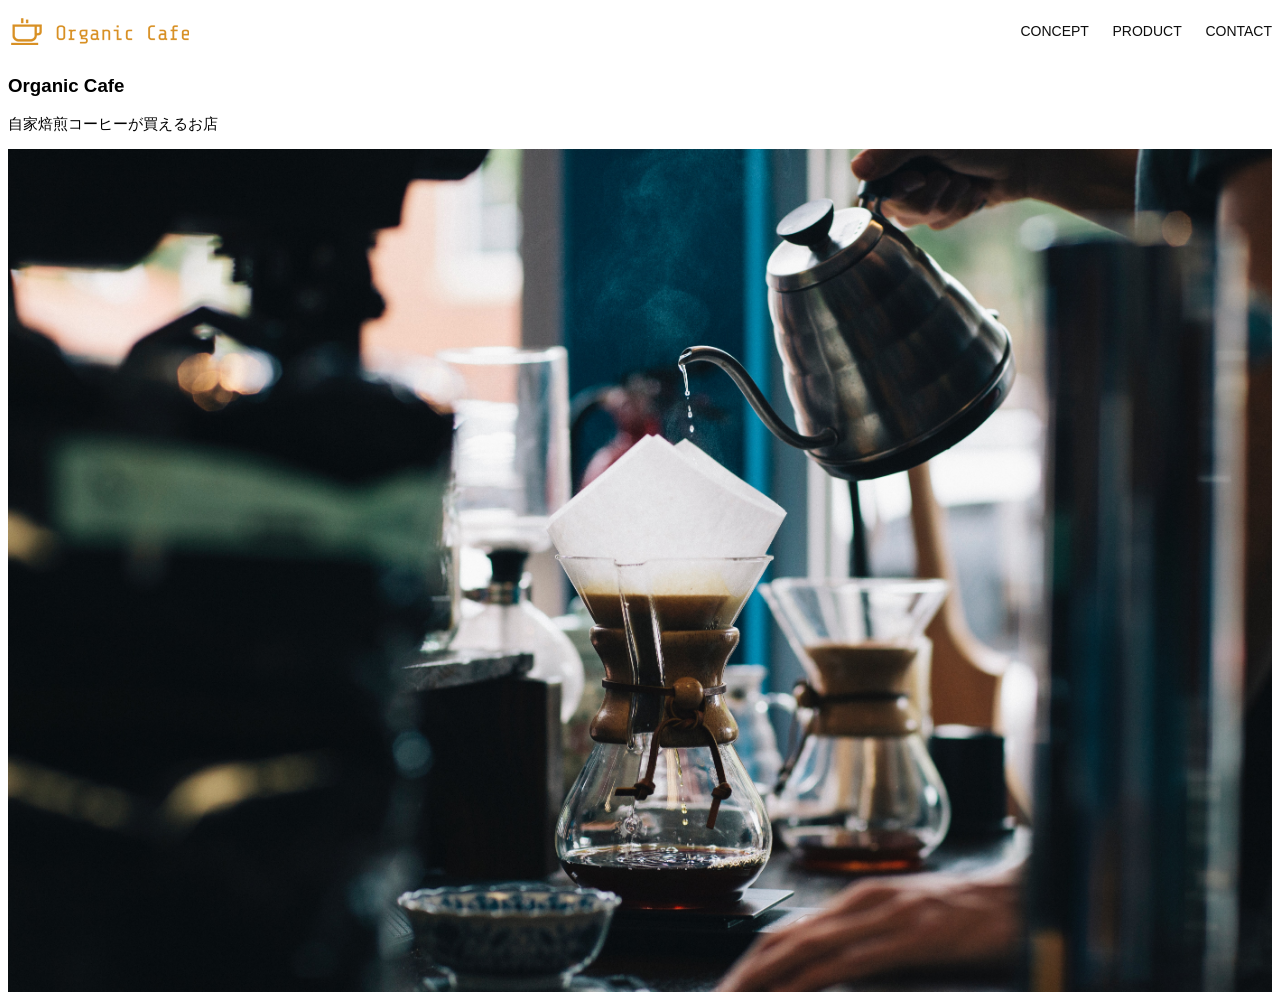
<file: kadai013/index.html>
<!DOCTYPE html>
<html>
  <head>
    <title>Organic Cafe</title>
    <meta charset="UTF-8" />
    <meta name="description" content="自家焙煎のコーヒーがお家で楽しめるOrganic Cafe"/>
    <meta name="viewport" content="width=device-width, initial-scale=1.0" />
    <link rel="stylesheet" href="style.css" />
  </head>
  <body>
    <!-- ヘッダー -->
    <header>
      <!-- ロゴ -->
      <a href="index.html" id="logo"><img src="images/logo.png" alt="トップページに戻る"/></a>

      <!-- PC用ナビゲーション -->
      <nav id="nav-pc">
        <a href="index.html#concept">CONCEPT</a>
        <a href="index.html#product">PRODUCT</a>
        <a href="index.html#contact">CONTACT</a>
      </nav>

      <!-- スマホ用メニューボタン -->
      <img id="menu-sp" src="images/button-menu.png" alt="ナビゲーションを開く" onclick="document.getElementById('nav-sp').style.display = 'block'">

      <!-- スマホ用ナビゲーション -->
       <div id="nav-sp">
         <img id="close" src="images/button-close.png" alt="ナビゲーションを閉じる" onclick="document.getElementById('nav-sp').style.display = 'none'">
           
         <nav>
           <ul>
             <li>
               <a id="logo-sp" href="index.html" onclick="document.getElementById('nav-sp').style.display = 'none'"><img src="images/logo-sp.png" alt="トップページに戻る"></a>
             </li>
            <li>
           <a class="menu" href="index.html#concept" onclick="document.getElementById('nav-sp').style.display = 'none'">CONCEPT</a>
         </li>
         <li>
           <a class="menu" href="index.html#product" onclick="document.getElementById('nav-sp').style.display = 'none'">PRODUCT</a>
         </li>
         <li>
          <a class="menu" href="index.html#contact" onclick="document.getElementById('nav-sp').style.display = 'none'">CONTACT</a>
         </li>
        </ul>
      </nav>
    </div>
    </header>
    <main>
      <article>
        <!-- メインビジュアル -->
        <section id="main-visual">
          <div id="main-message">
            <h1>Organic Cafe</h1>
            <p>自家焙煎コーヒーが買えるお店</p>
          </div>
          <img src="images/main-image.jpg" alt="コーヒーをハンドドリップで淹れる画像"/>
        </section>
      </article>
    </main>
  </body>
</html>
</file>
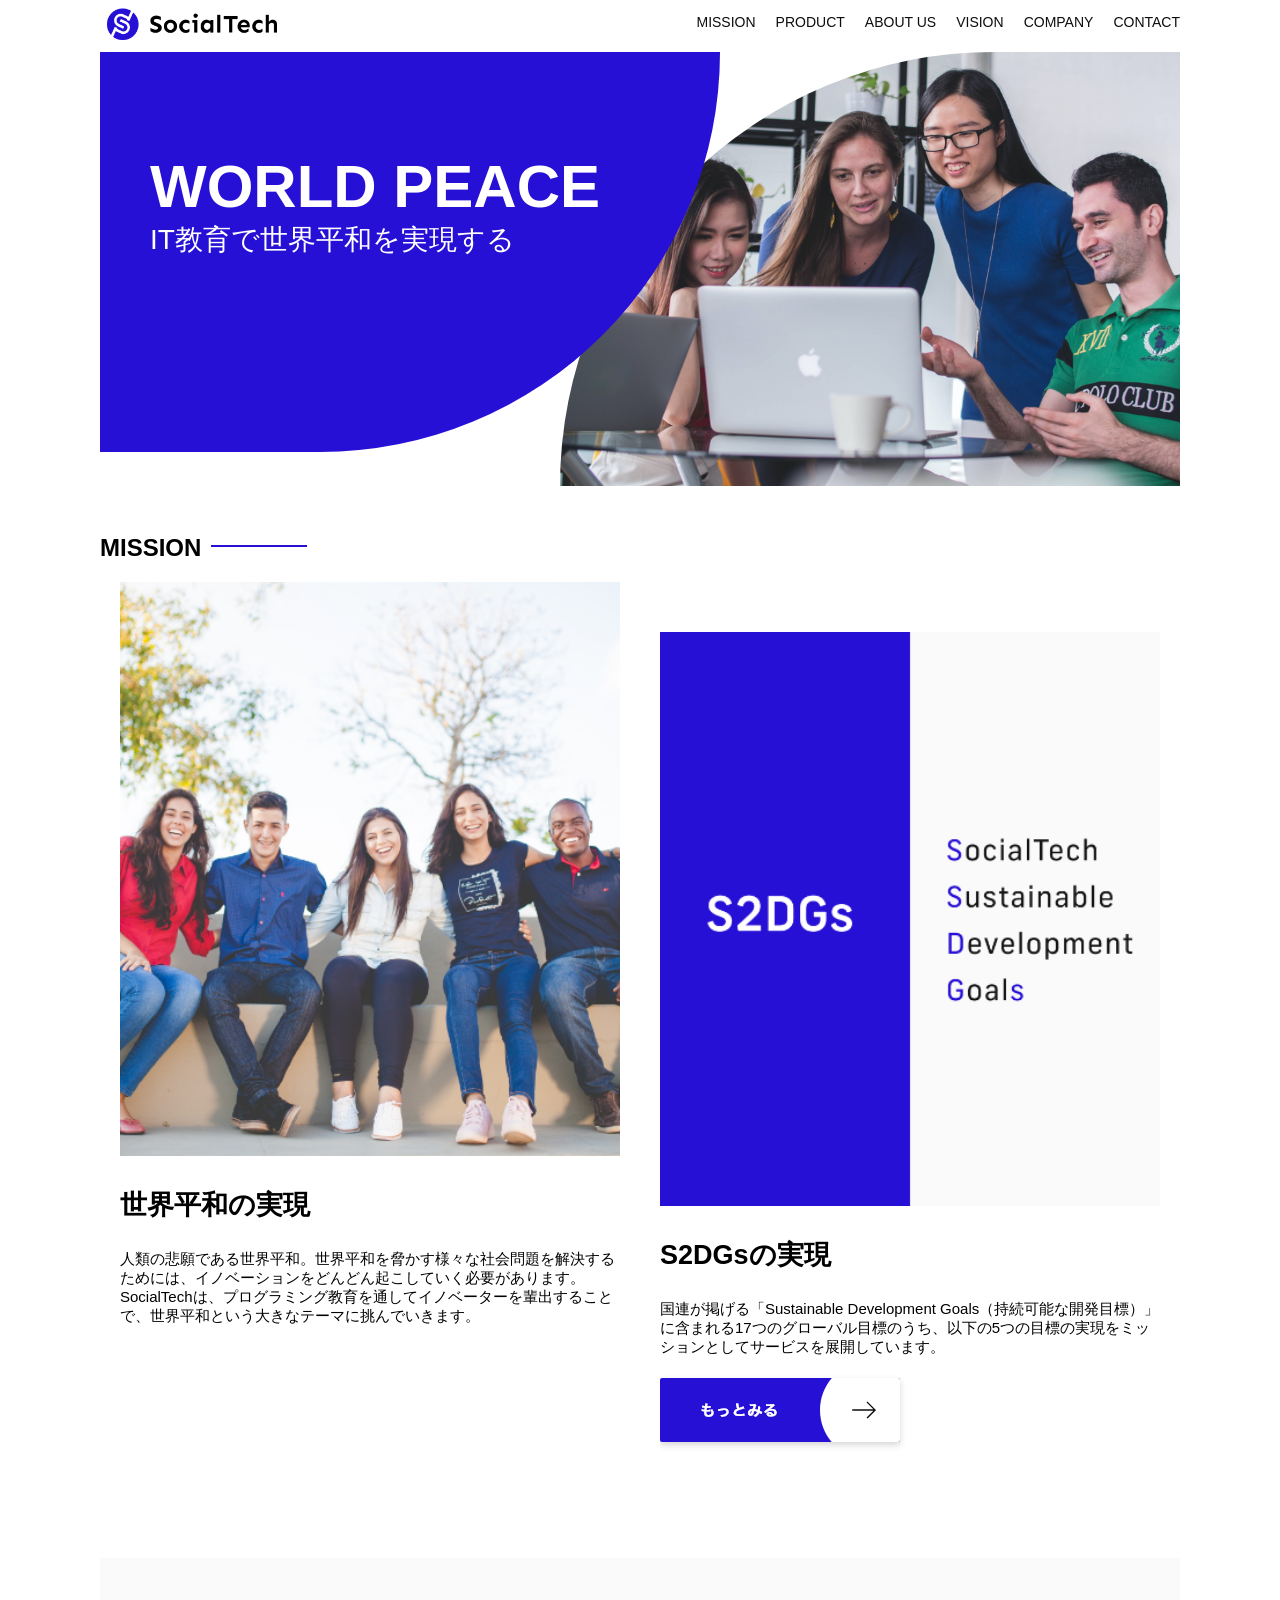
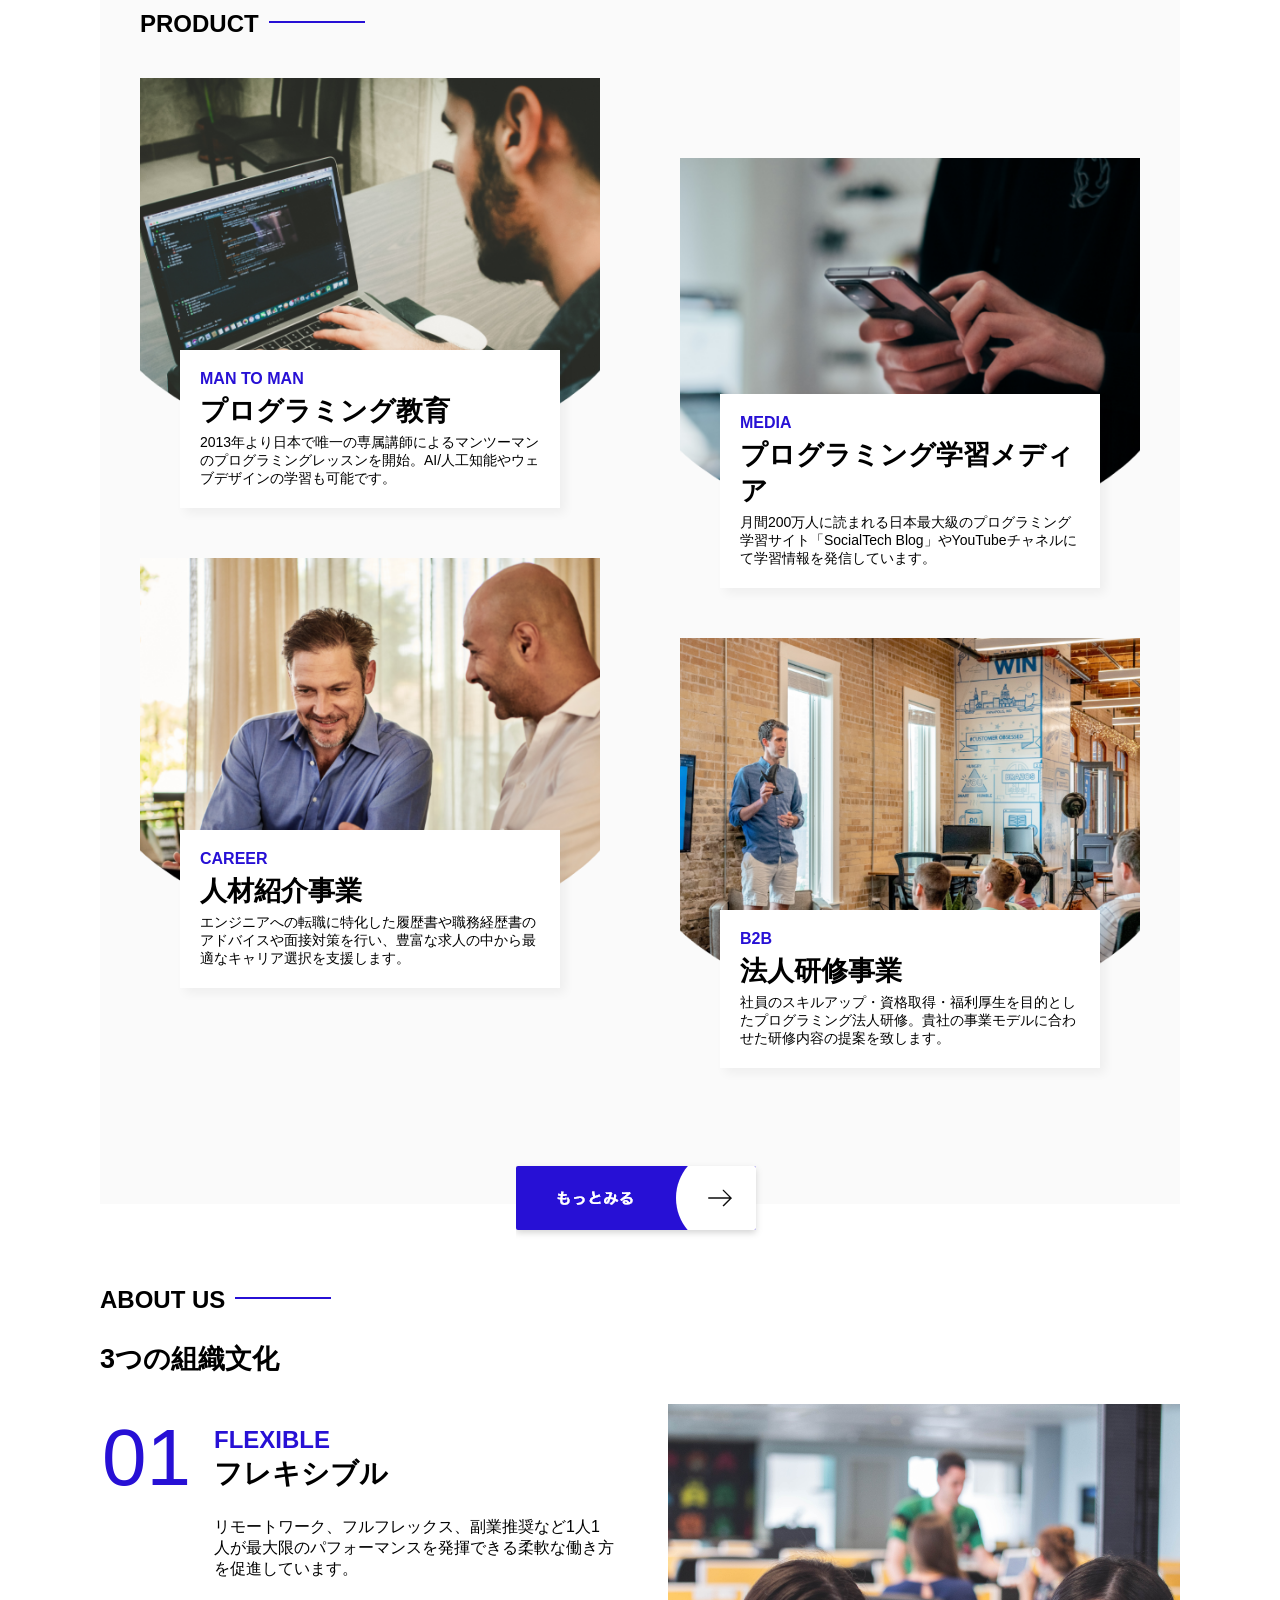
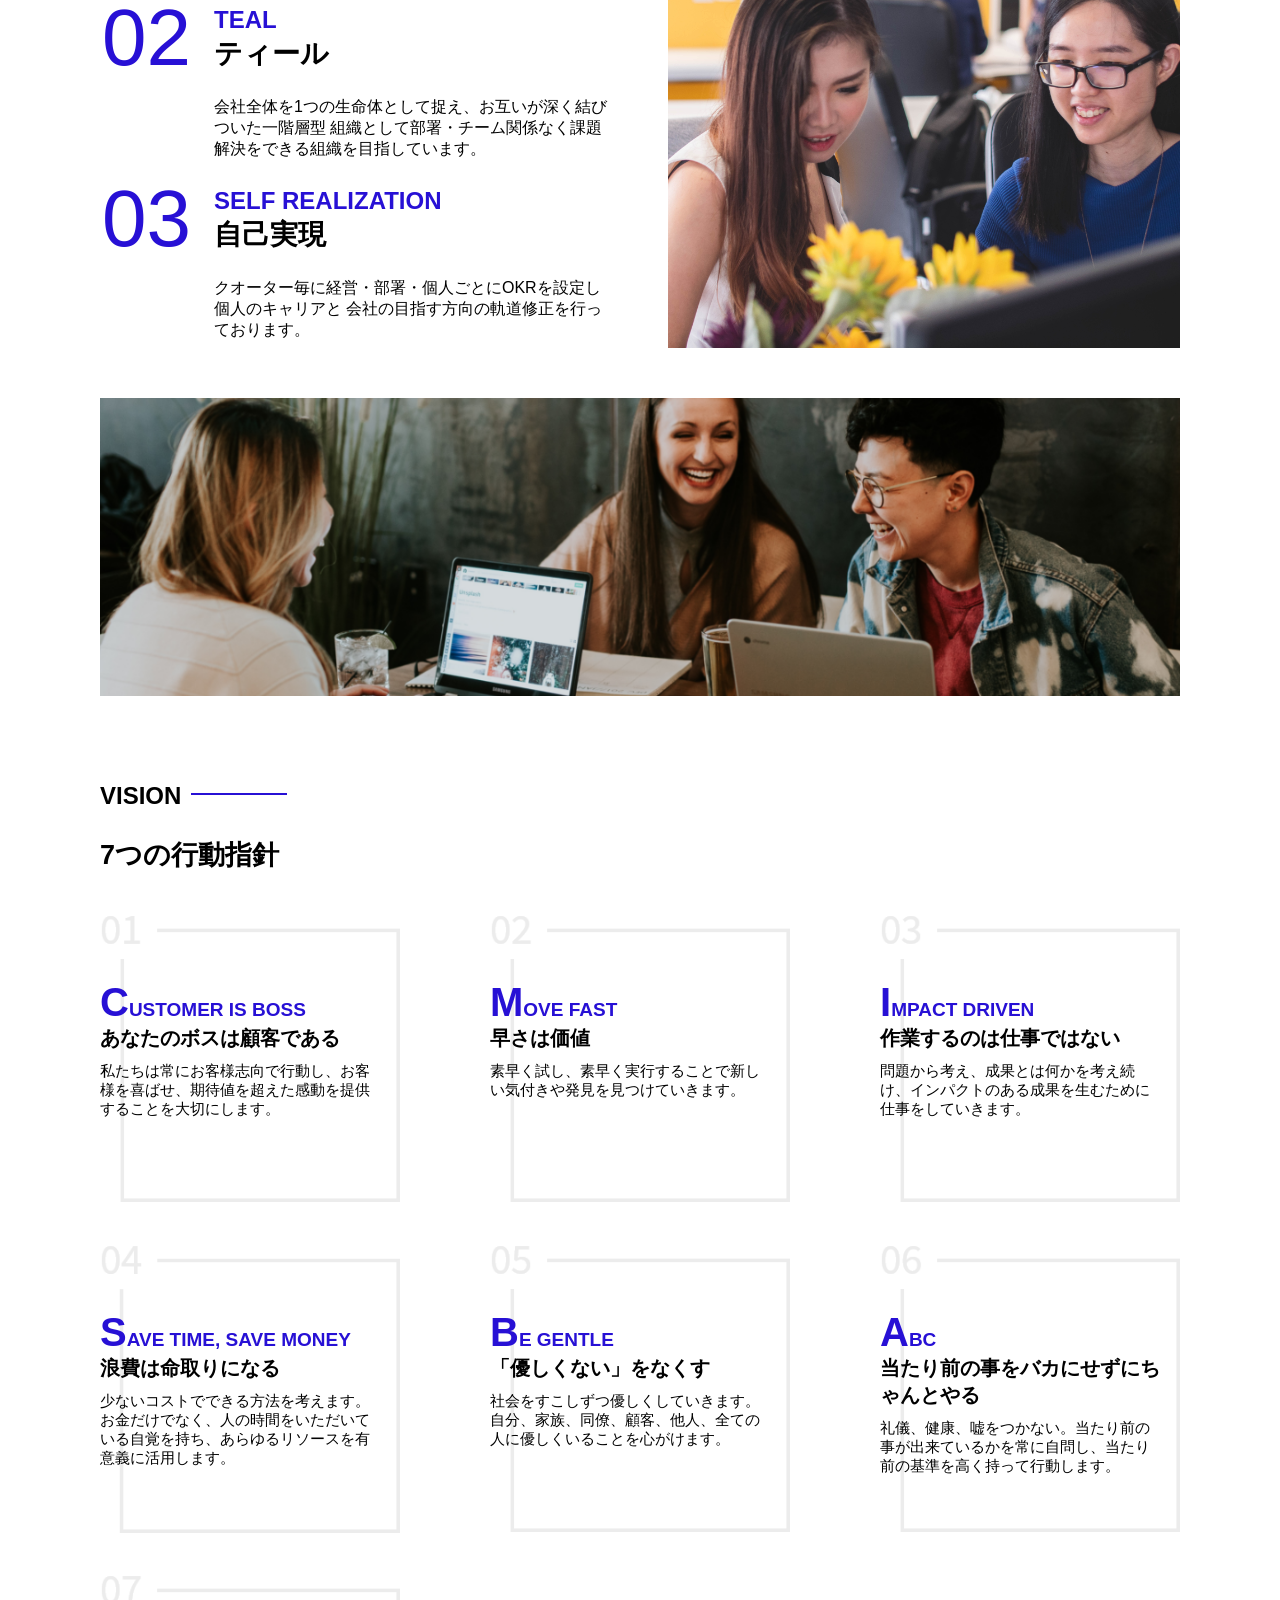
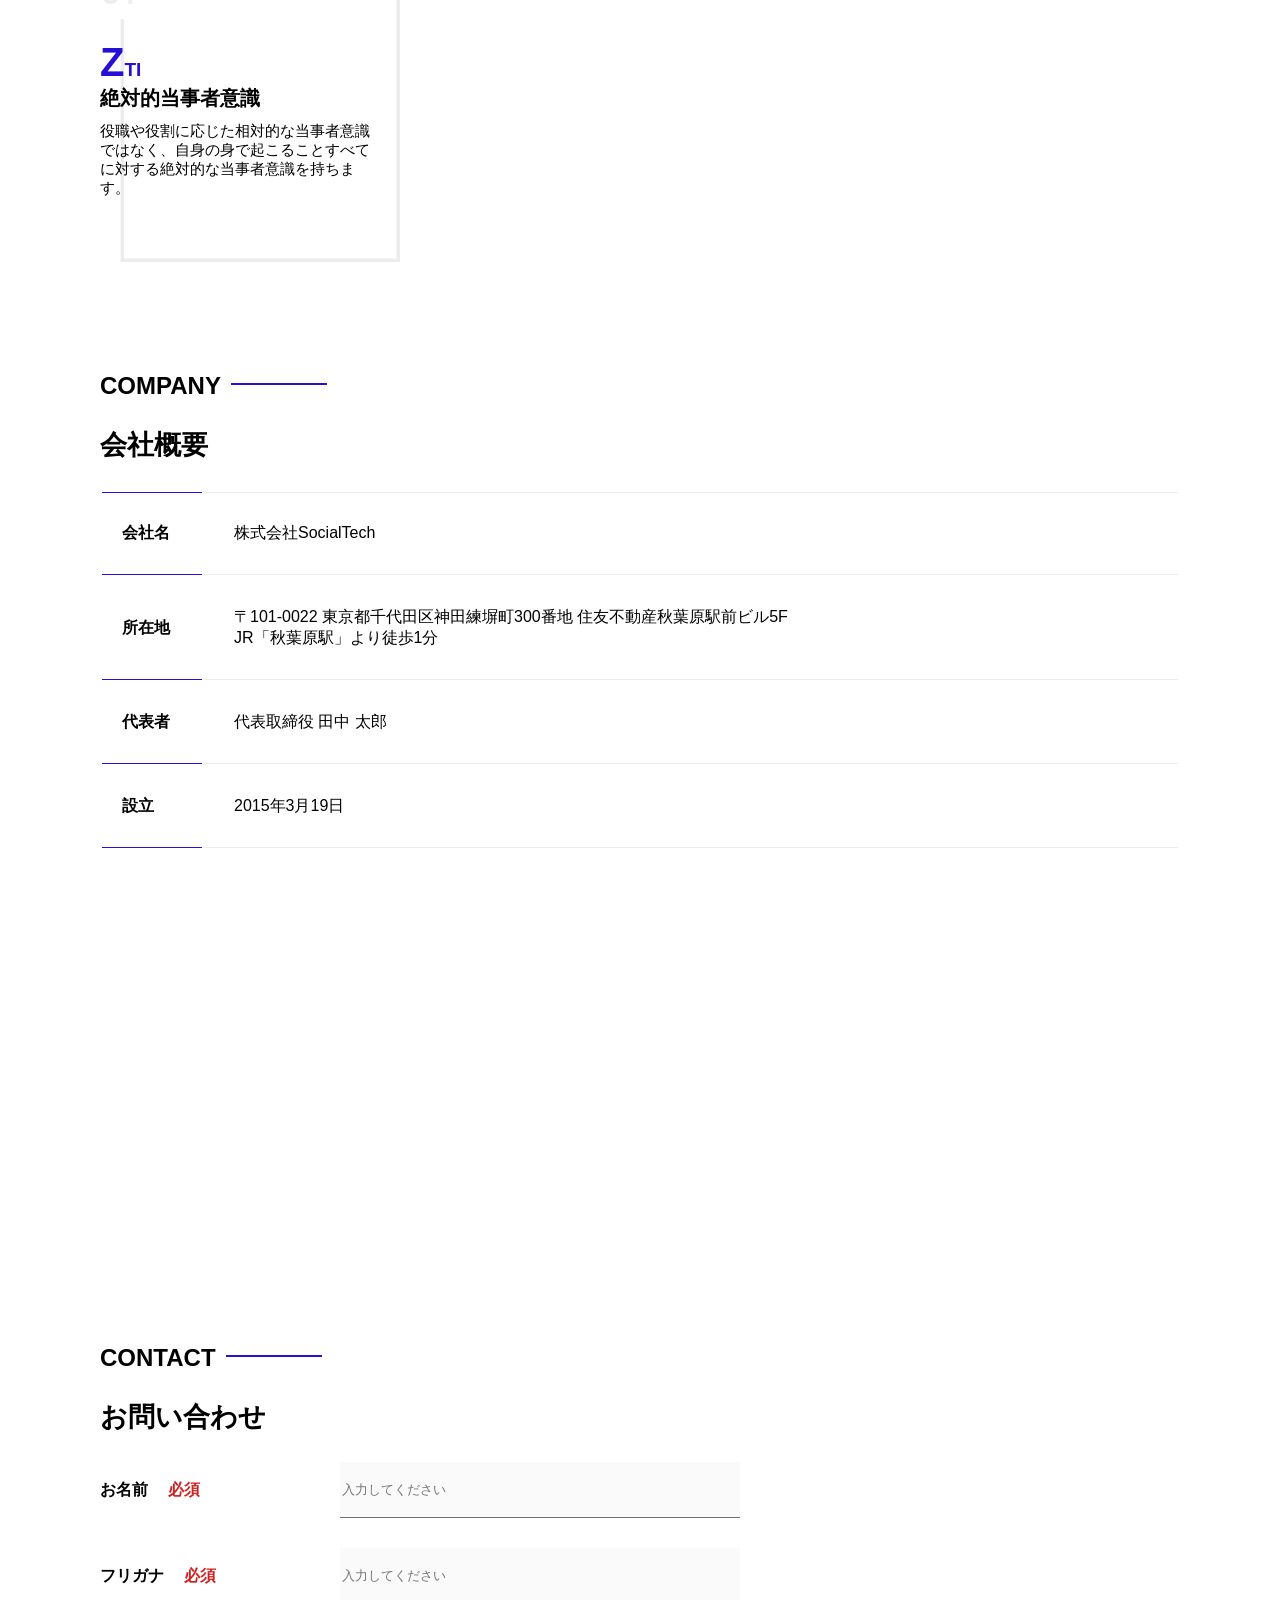
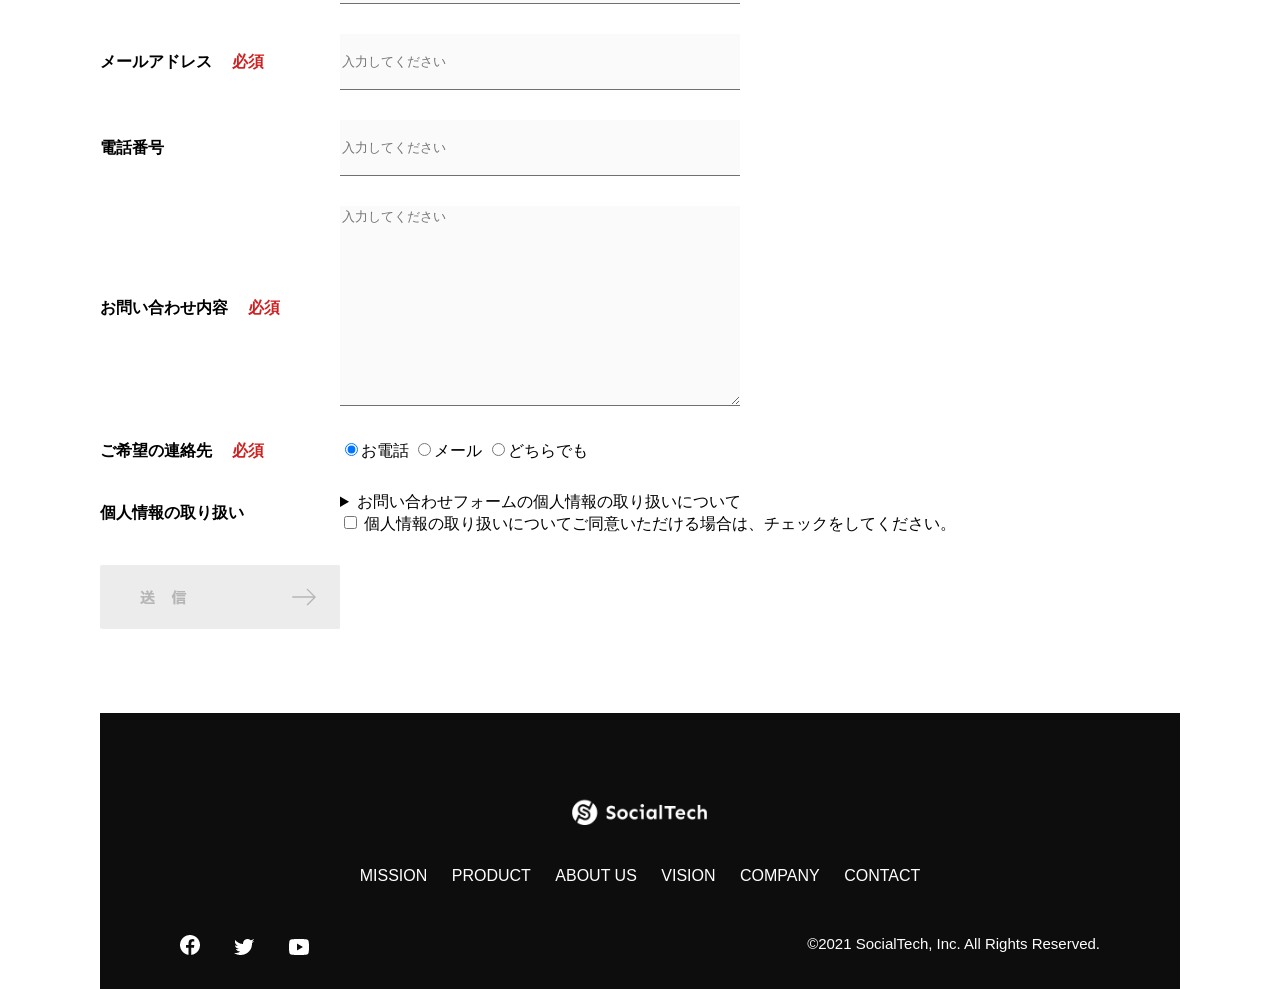
<file: kadai_tutorial_output/index.html>
<!DOCTYPE html>
<html>
  <head>
    <title>SocialTech</title>
    <meta charset="utf-8">
    <meta name="description" content="SocialTechはEdTech業界のリーディングカンパニーを目指します。">
    <meta name="Viewport" content="width=device-width, initial-scale=1.0">
    <link rel="stylesheet" href="style.css">
  </head>
  <!-- ヘッダー -->
  <body>
    <header>
      <!-- ロゴ -->
       <a href="index.html" id="logo">
        <img src="images/logo.png" alt="トップページに戻る">
        </a>
        <!-- PC用ナビゲーション -->
      <nav id="nav-pc">
         <ul>
          <li><a href="mission.html">MISSION</a></li>
          <li><a href="product.html">PRODUCT</a></li>
          <li><a href="index.html#aboutus">ABOUT US</a></li>
          <li><a href="index.html#vision">VISION</a></li>
          <li><a href="index.html#company">COMPANY</a></li>
          <li><a href="index.html#contact">CONTACT</a></li>
         </ul>
      </nav>
             <!-- スマホ用メニューボタン -->
       <button id="menu-sp" onclick="document.getElementById('nav-sp').style.display = 'block'">
         <img src="images/button-menu.png" alt="ナビゲーションを開く">
       </button>
              <!-- スマホ用ナビゲーション -->
       <div id="nav-sp">
         <button id="close" onclick="document.getElementById('nav-sp').style.display = 'none'">
           <img src="images/button-close.png" alt="ナビゲーションを閉じる">
         </button>
 
         <nav>
           <ul>
             <li>
               <a id="logo-sp" href="index.html" onclick="document.getElementById('nav-sp').style.display = 'none'"><img src="images/logo-sp.png" alt="トップページに戻る"></a>
             </li>
             <li><a class="menu" href="mission.html" onclick="document.getElementById('nav-sp').style.display = 'none'">MISSION</a></li>
             <li><a class="menu" href="product.html" onclick="document.getElementById('nav-sp').style.display = 'none'">PRODUCT</a></li>
             <li><a class="menu" href="index.html#aboutus" onclick="document.getElementById('nav-sp').style.display = 'none'">ABOUT US</a></li>
             <li><a class="menu" href="index.html#vision" onclick="document.getElementById('nav-sp').style.display = 'none'">VISION</a></li>
             <li><a class="menu" href="index.html#company" onclick="document.getElementById('nav-sp').style.display = 'none'">COMPANY</a></li>
             <li><a class="menu" href="index.html#contact" onclick="document.getElementById('nav-sp').style.display = 'none'">CONTACT</a></li>
           </ul>
         </nav>
         <div id="sns">
           <a href="https://www.facebook.com/sejuku2013">
             <img src="images/button-facebook.png" alt="Facebookのリンク">
           </a>
           <a href="https://twitter.com/samuraijuku">
             <img src="images/button-twitter.png" alt="Twitterのリンク">
           </a>
           <a href="https://www.youtube.com/channel/UCCFOQO5aDK0xXam4cUQXT8g">
             <img src="images/button-youtube.png" alt="YouTubeのリンク">
           </a>
         </div>
       </div>
    </header>
      <main>
    <article>
            <!-- メインビジュアル -->
      <section id="main-visual">
        <div id="main-message">
            <h1>WORLD PEACE</h1>
            <p>IT教育で世界平和を実現する</p>
        </div>
        <img src="images/index/index-main.png" alt="PCの周りに集まる多国籍の仲間たち">
      </section>
            <!--ミッション-->
      <section id="mission">
        <h2 class="index-h2">MISSION</h2>
        <div id="mission-flex">
          <div>
            <img id="mission-photo" src="images/index/index-mission.png" alt="屋外のベンチで写真を撮影する多国籍の仲間たち">
            <h3>世界平和の実現</h3>
            <p>
              人類の悲願である世界平和。世界平和を脅かす様々な社会問題を解決するためには、イノベーションをどんどん起こしていく必要があります。SocialTechは、プログラミング教育を通してイノベーターを輩出することで、世界平和という大きなテーマに挑んでいきます。
            </p>
          </div>
          <div>
            <img id="s2dgs" src="images/index/s2dgs.png" alt="S2DGs">
            <h3>S2DGsの実現</h3>
            <p>国連が掲げる「Sustainable Development Goals（持続可能な開発目標）」に含まれる17つのグローバル目標のうち、以下の5つの目標の実現をミッションとしてサービスを展開しています。</p>
            <a href="mission.html">
              <img src="images/button-more.png" alt="もっとみる">
            </a>
          </div>
        </div>
      </section>
           <!-- プロダクト -->
      <section id="product">
       <h2 class="index-h2">PRODUCT</h2>
        <div class="product-flex">
         <div id="product-left">
            <div>
               <img class="product-photo" src="images/index/index-mantoman.png" alt="PCでコードを書く男性">
               <div class="product-explain">
                 <span>MAN TO MAN</span>
                 <h3>プログラミング教育</h3>
                 <p>2013年より日本で唯一の専属講師によるマンツーマンのプログラミングレッスンを開始。AI/人工知能やウェブデザインの学習も可能です。</p>
               </div>
             </div>
             <div>
               <img class="product-photo" src="images/index/index-career.png" alt="笑顔で話し合う2人の男性">
               <div class="product-explain">
                 <span>CAREER</span>
                 <h3>人材紹介事業</h3>
                 <p>エンジニアへの転職に特化した履歴書や職務経歴書のアドバイスや面接対策を行い、豊富な求人の中から最適なキャリア選択を支援します。</p>
               </div>
            </div>
         </div>
         <div id="product-right">
            <div>
              <img class="product-photo" src="images/index/index-media.png" alt="スマートフォンを操作する人">
              <div class="product-explain">
                <span>MEDIA</span>
                <h3>プログラミング学習メディア</h3>
                <p>月間200万人に読まれる日本最大級のプログラミング学習サイト「SocialTech Blog」やYouTubeチャネルにて学習情報を発信しています。</p>
              </div>
            </div>
            <div>
              <img class="product-photo" src="images/index/index-b2b.png" alt="講演中の男性とそれを聴く人々">
              <div class="product-explain">
                <span>B2B</span>
                <h3>法人研修事業</h3>
                <p>社員のスキルアップ・資格取得・福利厚生を目的としたプログラミング法人研修。貴社の事業モデルに合わせた研修内容の提案を致します。</p>
              </div>
            </div>
          </div>
        </div>
        <div id="product-more">
          <a href="product.html">
            <img src="images/button-more.png" alt="もっとみる">
          </a>
         </div>
        </div>
      </section>
            <!-- ABOUT US -->
      <section id="aboutus">
        <h2 class="index-h2">ABOUT US</h2>
        <h3>3つの組織文化</h3>
        <div>
                    <table class="culture-table">
            <tr>
              <td class="culture-num">01</td>
              <th><span class="culture-en">FLEXIBLE</span><br>フレキシブル</th>
            </tr>
            <tr>
              <td>
                <!--空のセル-->
              </td>
              <td class="culture-description">リモートワーク、フルフレックス、副業推奨など1人1人が最大限のパフォーマンスを発揮できる柔軟な働き方を促進しています。</td>
            </tr>
            <tr>
              <td class="culture-num">02</td>
              <th><span class="culture-en">TEAL</span><br>ティール</th>
            </tr>
            <tr>
              <td>
                <!--空のセル-->
              </td>
              <td class="culture-description">会社全体を1つの生命体として捉え、お互いが深く結びついた一階層型 組織として部署・チーム関係なく課題解決をできる組織を目指しています。</td>
            </tr>
            <tr>
              <td class="culture-num">03</td>
              <th><span class="culture-en">SELF REALIZATION</span><br>自己実現</th>
            </tr>
            <tr>
              <td>
                <!--空のセル-->
              </td>
              <td class="culture-description">クオーター毎に経営・部署・個人ごとにOKRを設定し個人のキャリアと 会社の目指す方向の軌道修正を行っております。</td>
            </tr>
          </table>
                    <img class="culture-img" src="images/index/index-aboutus1.png" alt="笑顔で話し合う2人の女性">
        </div>
                <img class="culture-img2" src="images/index/index-aboutus2.png" alt="笑顔で話し合う3人の男女">
      </section>
            <!-- VISION -->
      <section id="vision">
        <h2 class="index-h2">VISION</h2>
        <h3>7つの行動指針</h3>
        <div>
                       <div class="vision-box">
               <img src="images/index/vision-01.png" alt="01">
               <div>
                 <h4>CUSTOMER IS BOSS</h4>
                 <h5>あなたのボスは顧客である</h5>
                 <p>私たちは常にお客様志向で行動し、お客様を喜ばせ、期待値を超えた感動を提供することを大切にします。</p>
               </div>
             </div>
                           <div class="vision-box">
               <img src="images/index/vision-02.png" alt="02">
               <div>
                 <h4>MOVE FAST</h4>
                 <h5>早さは価値</h5>
                 <p>素早く試し、素早く実行することで新しい気付きや発見を見つけていきます。</p>
               </div>
             </div>
             <div class="vision-box">
               <img src="images/index/vision-03.png" alt="03">
               <div>
                 <h4>IMPACT DRIVEN</h4>
                 <h5>作業するのは仕事ではない</h5>
                 <p>問題から考え、成果とは何かを考え続け、インパクトのある成果を生むために仕事をしていきます。</p>
               </div>
             </div>
             <div class="vision-box">
               <img src="images/index/vision-04.png" alt="04">
               <div>
                 <h4>SAVE TIME, SAVE MONEY</h4>
                 <h5>浪費は命取りになる</h5>
                 <p>少ないコストでできる方法を考えます。お金だけでなく、人の時間をいただいている自覚を持ち、あらゆるリソースを有意義に活用します。</p>
               </div>
             </div>
             <div class="vision-box">
               <img src="images/index/vision-05.png" alt="05">
               <div>
                 <h4>BE GENTLE</h4>
                 <h5>「優しくない」をなくす</h5>
                 <p>社会をすこしずつ優しくしていきます。自分、家族、同僚、顧客、他人、全ての人に優しくいることを心がけます。</p>
               </div>
             </div>
             <div class="vision-box">
               <img src="images/index/vision-06.png" alt="06">
               <div>
                 <h4>ABC</h4>
                 <h5>当たり前の事をバカにせずにちゃんとやる</h5>
                 <p>礼儀、健康、嘘をつかない。当たり前の事が出来ているかを常に自問し、当たり前の基準を高く持って行動します。</p>
               </div>
             </div>
             <div class="vision-box">
               <img src="images/index/vision-07.png" alt="07">
               <div>
                 <h4>ZTI</h4>
                 <h5>絶対的当事者意識</h5>
                 <p>役職や役割に応じた相対的な当事者意識ではなく、自身の身で起こることすべてに対する絶対的な当事者意識を持ちます。</p>
               </div>
             </div>
        </div>
      </section>
            <!-- COMPANY -->
      <section id="company">
        <h2 class="index-h2">COMPANY</h2>
        <h3>会社概要</h3>
                   <table id="company-table">
             <tr>
               <th class="tableheader tableheader-first">会社名</th>
               <td class="cell cell-first">株式会社SocialTech</td>
             </tr>
             <tr>
               <th class="tableheader">所在地</th>
               <td class="cell">〒101-0022 東京都千代田区神田練塀町300番地 住友不動産秋葉原駅前ビル5F<br>JR「秋葉原駅」より徒歩1分</td>
             </tr>
             <tr>
               <th class="tableheader">代表者</th>
               <td class="cell">代表取締役 田中 太郎</td>
             </tr>
             <tr>
               <th class="tableheader">設立</th>
               <td class="cell">2015年3月19日</td>
             </tr>
           </table>
            <iframe src="https://www.google.com/maps/embed?pb=!1m18!1m12!1m3!1d3240.0688551336807!2d139.7720776771055!3d35.69992317258124!2m3!1f0!2f0!3f0!3m2!1i1024!2i768!4f13.1!3m3!1m2!1s0x60188fee13660e23%3A0x77137876edf742ac!2z5L2P5Y-L5LiN5YuV55Sj56eL6JGJ5Y6f6aeF5YmN44OT44Or!5e0!3m2!1sja!2sjp!4v1704858013291!5m2!1sja!2sjp" 
 style="border: 0" allowfullscreen="" loading="lazy">
 </iframe>
 </section>
       <!-- お問い合わせフォーム -->
      <section id="contact">
        <h2 class="index-h2">CONTACT</h2>
        <h3>お問い合わせ</h3>
        <form>
                    <div>
            <div class="contact-heading">
              <label class="contact-label">お名前<span class="contact-span">必須</span></label>
            </div>
            <div>
              <input type="text" name="name" placeholder="入力してください" class="contact-textbox">
            </div>
          </div>
          <div>
            <div class="contact-heading">
              <label class="contact-label">フリガナ<span class="contact-span">必須</span></label>
            </div>
            <div>
              <input type="text" name="hurigana" placeholder="入力してください" class="contact-textbox">
            </div>
          </div>
          <div>
            <div class="contact-heading">
              <label class="contact-label">メールアドレス<span class="contact-span">必須</span></label>
            </div>
            <div>
              <input type="text" name="email" placeholder="入力してください" class="contact-textbox">
            </div>
          </div>
          <div>
            <div class="contact-heading">
              <label class="contact-label">電話番号</label>
            </div>
            <div>
              <input type="text" name="tel" placeholder="入力してください" class="contact-textbox">
            </div>
          </div>
                    <div>
            <div class="contact-heading">
              <label class="contact-label">お問い合わせ内容<span class="contact-span">必須</span></label>
            </div>
            <div>
              <textarea class="contact-textarea" placeholder="入力してください" name="message"></textarea>
            </div>
          </div>
                    <div>
            <div class="contact-heading">
              <label class="contact-label">ご希望の連絡先<span class="contact-span">必須</span></label>
            </div>
            <div>
              <input class="radiobutton" type="radio" value="tel" name="contact" checked><label>お電話</label>
              <input class="radiobutton" type="radio" value="mail" name="contact"><label>メール</label>
              <input class="radiobutton" type="radio" value="both" name="contact"><label>どちらでも</label>
            </div>
          </div>
                       <div>
               <div class="contact-heading">
                 <label class="contact-label">個人情報の取り扱い</label>
               </div>
               <div>
                 <details>
                   <summary>お問い合わせフォームの個人情報の取り扱いについて</summary>
                   <div>
                     <dl>
                       <dt>１．組織の名称又は氏名</dt>
                       <dd>株式会社SocialTech</dd>
                       <dt>２．個人情報保護管理者（若しくはその代理人）の氏名又は職名、所属及び連絡先</dt>
                       <dd>
                         <p>鈴木 一郎 コーポレート部</p>
                         <p>メールアドレス：samurai@example.com</p>
                         <p>TEL：03-1234-5678</p>
                       </dd>
                       <dt>３．個人情報の利用目的</dt>
                       <dd>
                         <ul>
                           <li>本サービス及び本サービスに関連する情報の提供又はそれらに関する連絡のため</li>
                           <li>ユーザーの本人確認のため</li>
                           <li>当社サービスのご案内のため</li>
                           <li>当社の商品等の広告または宣伝（電子メールによるものを含むものとします。）</li>
                         </ul>
                       </dd>
                       <dt>４．個人情報の取り扱い業務の委託</dt>
                       <dd>個人情報の取扱業務の全部または一部を外部に業務委託する場合があります。その際、弊社は、個人情報を適切に保護できる管理体制を敷き実行していることを条件として委託先を厳選したうえで、機密保持契約を委託先と締結し、お客様の個人情報を厳密に管理させます。</dd>
                       <dt>５．個人情報の開示等の請求</dt>
                       <dd>
                         お客様は、弊社に対してご自身の個人情報の開示等（利用目的の通知、開示、内容の訂正・追加・削除、利用の停止または消去、第三者への提供の停止）に関して、当社問合わせ窓口に申し出ることができます。<br>
                         その際、弊社はお客様ご本人を確認させていただいたうえで、合理的な期間内に対応いたします。<br>
                         なお、個人情報に関する弊社問合わせ先は、次の通りです。
                       </dd>
                       <dd>
                         <p>株式会社SocialTech　個人情報問合せ窓口</p>
                         <p>〒150-0043　東京都千代田区神田練塀町300番地 住友不動産秋葉原駅前ビル5F</p>
                         <p>メールアドレス：samurai@example.com　TEL：03-1234-5678</p>
                       </dd>
 
                       <dt>６．個人情報を提供されることの任意性について</dt>
                       <dd>お客様がご自身の個人情報を弊社に提供されるか否かは、お客様のご判断によりますが、もしご提供されない場合には、適切なサービスが提供できない場合がありますので予めご了承ください。</dd>
                     </dl>
                   </div>
                 </details>
                 <input type="checkbox" name="agree">
                 <span>個人情報の取り扱いについてご同意いただける場合は、チェックをしてください。</span>
               </div>
             </div>
              <input type="image" src="images/button-submit.png" alt="送信する">
        </form>
      </section>
     </article>
  </main>
     <footer>
      <div id="footer-logo">
        <img src="images/logo-sp.png" alt="SocialTech">
      </div>
            <div id="footer-link">
        <a href="mission.html">MISSION</a>
        <a href="product.html">PRODUCT</a>
        <a href="index.html#aboutus">ABOUT US</a>
        <a href="index.html#vision">VISION</a>
        <a href="index.html#company">COMPANY</a>
        <a href="index.html#contact">CONTACT</a>
      </div>
             <div id="sns-footer">
         <div class="sns-btns">
           <a href="https://www.facebook.com/sejuku2013"><img src="images/button-facebook.png" alt="Facebookのリンク"></a>
           <a href="https://twitter.com/samuraijuku"><img src="images/button-twitter.png" alt="Twitterのリンク"></a>
           <a href="https://www.youtube.com/channel/UCCFOQO5aDK0xXam4cUQXT8g"><img src="images/button-youtube.png" alt="YouTubeのリンク"></a>
         </div>
         <p id="copyright">&copy;2021 SocialTech, Inc. All Rights Reserved.</p>
       </div>
    </footer>

  </body>
</html>
</file>
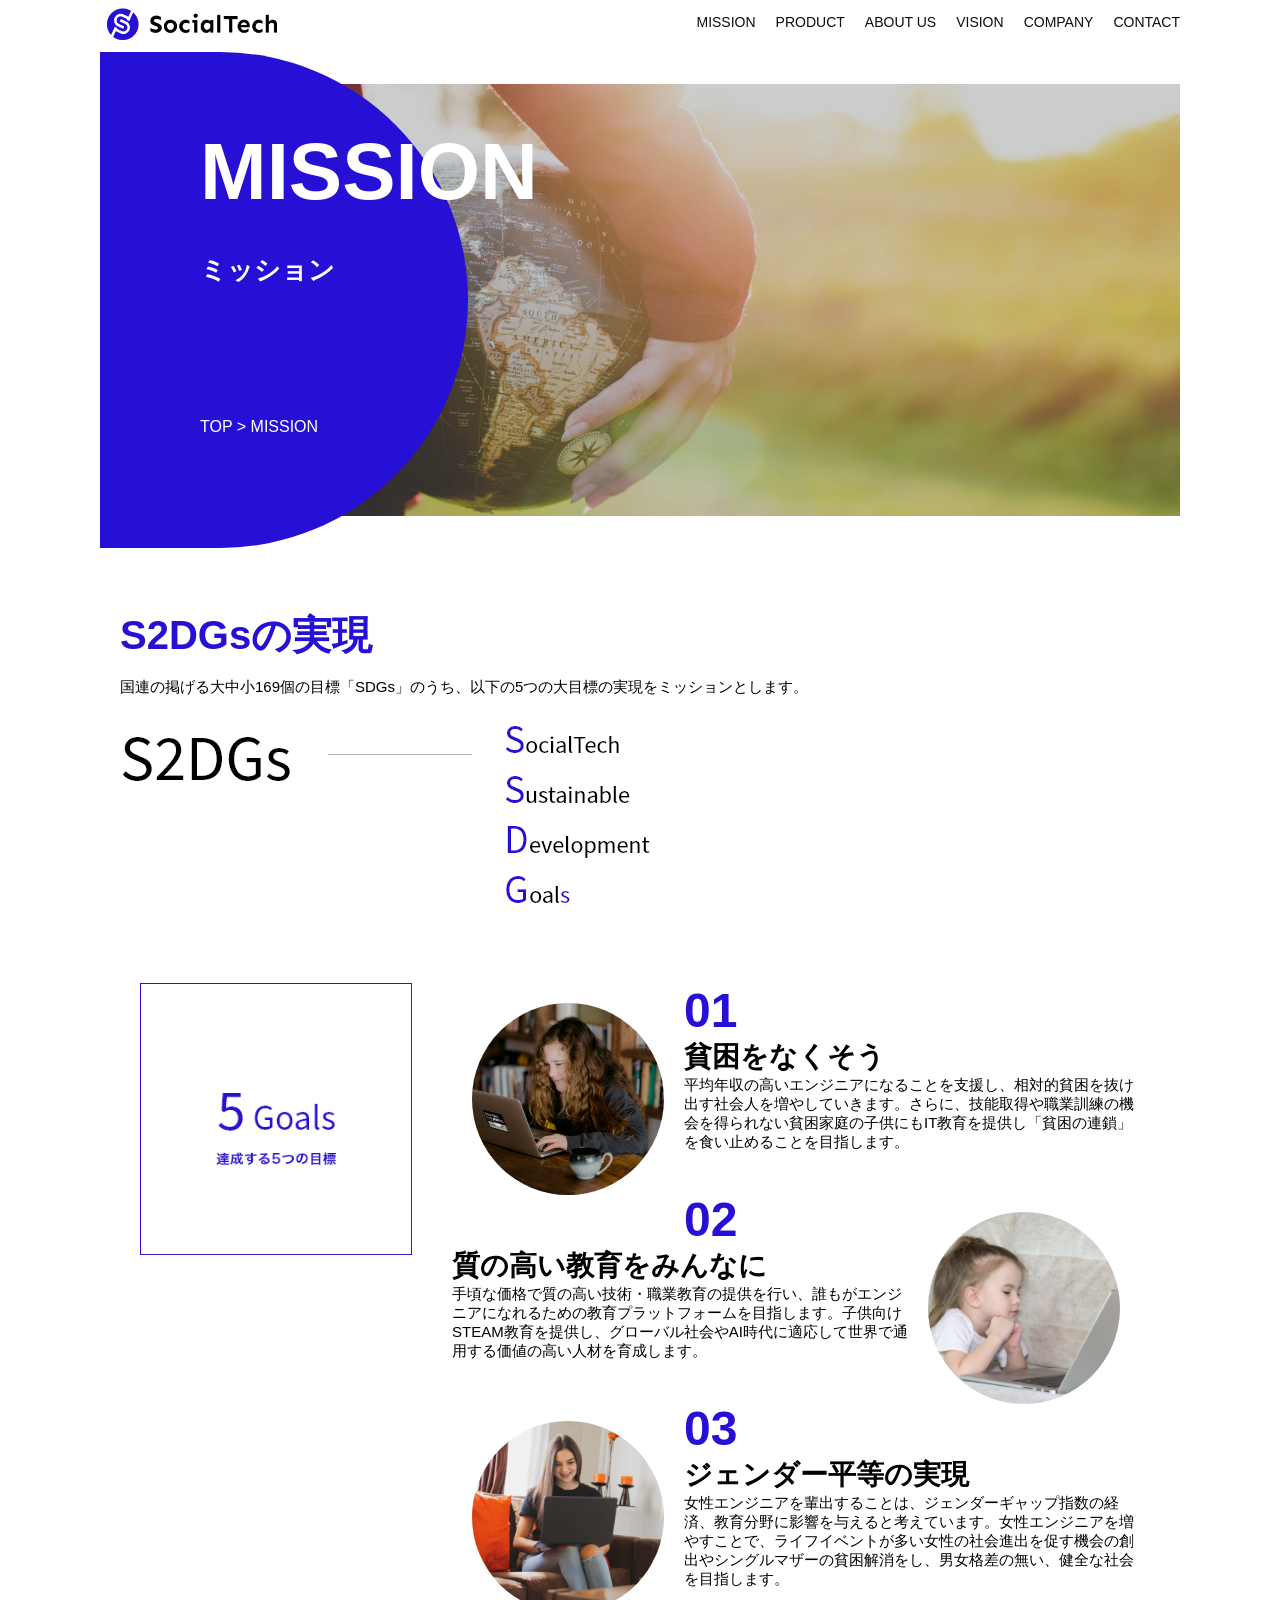
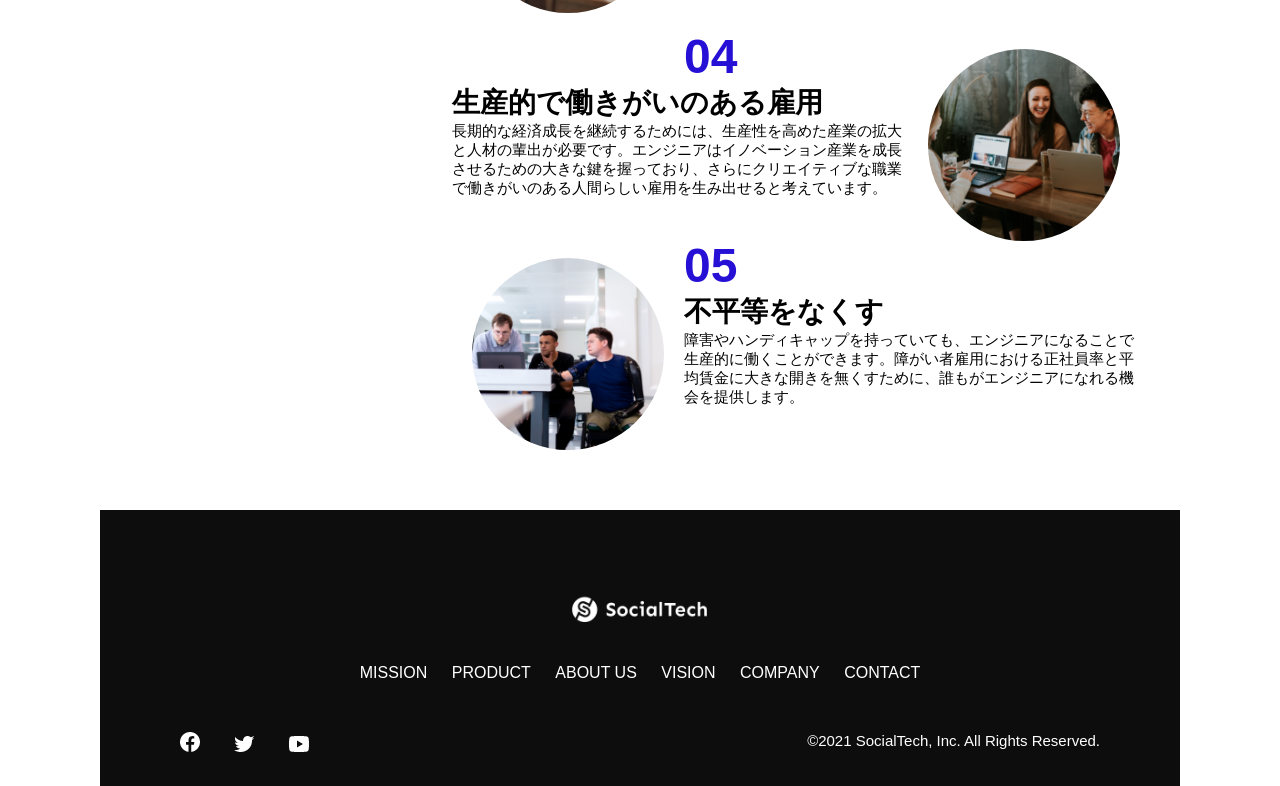
<file: kadai_tutorial_output/mission.html>
<!DOCTYPE html>
<html>
  <head>
    <title>SocialTech - MISSION ミッション -</title>
    <meta charset="utf-8">
    <meta name="description" content="SocialTechが目指す5つの目標（S2DGs）を紹介します">
    <meta name="viewport" content="width=device-width, initial-scale=1.0">
    <link rel="stylesheet" href="style.css">
  </head>

  <body>
    <!-- ヘッダー -->
    <header>
      <!-- ロゴ -->
      <a href="index.html" id="logo">
        <img src="images/logo.png" alt="トップページに戻る">
      </a>

      <!-- PC用ナビゲーション -->
      <nav id="nav-pc">
        <ul>
          <li><a href="mission.html">MISSION</a></li>
          <li><a href="product.html">PRODUCT</a></li>
          <li><a href="index.html#aboutus">ABOUT US</a></li>
          <li><a href="index.html#vision">VISION</a></li>
          <li><a href="index.html#company">COMPANY</a></li>
          <li><a href="index.html#contact">CONTACT</a></li>
        </ul>
      </nav>

      <!-- スマホ用メニューボタン -->
      <button id="menu-sp" onclick="document.getElementById('nav-sp').style.display = 'block'">
        <img src="images/button-menu.png" alt="ナビゲーションを開く">
      </button>

      <!-- スマホ用ナビゲーション -->
      <div id="nav-sp">
        <button id="close" onclick="document.getElementById('nav-sp').style.display = 'none'">
          <img src="images/button-close.png" alt="ナビゲーションを閉じる">
        </button>

        <nav>
          <ul>
            <li>
              <a id="logo-sp" href="index.html" onclick="document.getElementById('nav-sp').style.display = 'none'"><img src="images/logo-sp.png" alt="トップページに戻る"></a>
            </li>
            <li><a class="menu" href="mission.html" onclick="document.getElementById('nav-sp').style.display = 'none'">MISSION</a></li>
            <li><a class="menu" href="product.html" onclick="document.getElementById('nav-sp').style.display = 'none'">PRODUCT</a></li>
            <li><a class="menu" href="index.html#aboutus" onclick="document.getElementById('nav-sp').style.display = 'none'">ABOUT US</a></li>
            <li><a class="menu" href="index.html#vision" onclick="document.getElementById('nav-sp').style.display = 'none'">VISION</a></li>
            <li><a class="menu" href="index.html#company" onclick="document.getElementById('nav-sp').style.display = 'none'">COMPANY</a></li>
            <li><a class="menu" href="index.html#contact" onclick="document.getElementById('nav-sp').style.display = 'none'">CONTACT</a></li>
          </ul>
        </nav>
        <div id="sns">
          <a href="https://www.facebook.com/sejuku2013">
            <img src="images/button-facebook.png" alt="Facebookのリンク">
          </a>
          <a href="https://twitter.com/samuraijuku">
            <img src="images/button-twitter.png" alt="Twitterのリンク">
          </a>
          <a href="https://www.youtube.com/channel/UCCFOQO5aDK0xXam4cUQXT8g">
            <img src="images/button-youtube.png" alt="YouTubeのリンク">
          </a>
        </div>
      </div>
    </header>

    <main>
      <article>
          <section id="mission-main">
           <div class="mission-main-inner">
             <div id="mission-title">
               <h1>MISSION<br><span>ミッション</span></h1>
               <p>TOP > MISSION</p>
             </div>
           </div>
         </section>
          <section id="mission-s2dgs">
            <h2 class="mission-h2">S2DGsの実現</h2>
            <p>国連の掲げる大中小169個の目標「SDGs」のうち、以下の5つの大目標の実現をミッションとします。</p>
            <img src="images/mission/mission-s2dgs.png" alt="S2DGs">
          </section>
          <section id="mission-five-goals">
           <div class="five-goals-image">
             <img src="images/mission/mission-5goals.png" alt="5Goals">
           </div>
            <div class="five-goals-read">
             <div>
               <img class="fivegoals-image-left" src="images/mission/mission-5goals01.png" alt="PCを操作する女の子">
               <span class="fivegoals-number">01</span>
               <h3 class="fivegoals-h3">貧困をなくそう</h3>
               <p class="fivegoals-p">平均年収の高いエンジニアになることを支援し、相対的貧困を抜け出す社会人を増やしていきます。さらに、技能取得や職業訓練の機会を得られない貧困家庭の子供にもIT教育を提供し「貧困の連鎖」を食い止めることを目指します。</p>
             </div>
             <div>
               <img class="fivegoals-image-right" src="images/mission/mission-5goals02.png" alt="PCを見つめる小さい女の子">
               <span class="fivegoals-number">02</span>
               <h3 class="fivegoals-h3">質の高い教育をみんなに</h3>
               <p class="fivegoals-p">手頃な価格で質の高い技術・職業教育の提供を行い、誰もがエンジニアになれるための教育プラットフォームを目指します。子供向けSTEAM教育を提供し、グローバル社会やAI時代に適応して世界で通用する価値の高い人材を育成します。</p>
             </div>
             <div>
               <img class="fivegoals-image-left" src="images/mission/mission-5goals03.png" alt="PCを操作する女性">
               <span class="fivegoals-number">03</span>
               <h3 class="fivegoals-h3">ジェンダー平等の実現</h3>
               <p class="fivegoals-p">女性エンジニアを輩出することは、ジェンダーギャップ指数の経済、教育分野に影響を与えると考えています。女性エンジニアを増やすことで、ライフイベントが多い女性の社会進出を促す機会の創出やシングルマザーの貧困解消をし、男女格差の無い、健全な社会を目指します。</p>
             </div>
             <div>
               <img class="fivegoals-image-right" src="images/mission/mission-5goals04.png" alt="笑顔で話し合う3人の男女">
               <span class="fivegoals-number">04</span>
               <h3 class="fivegoals-h3">生産的で働きがいのある雇用</h3>
               <p class="fivegoals-p">長期的な経済成長を継続するためには、生産性を高めた産業の拡大と人材の輩出が必要です。エンジニアはイノベーション産業を成長させるための大きな鍵を握っており、さらにクリエイティブな職業で働きがいのある人間らしい雇用を生み出せると考えています。</p>
             </div>
             <div>
               <img class="fivegoals-image-left" src="images/mission/mission-5goals05.png" alt="障害を持つ男性が生き生きと働く様子">
               <span class="fivegoals-number">05</span>
               <h3 class="fivegoals-h3">不平等をなくす</h3>
               <p class="fivegoals-p">障害やハンディキャップを持っていても、エンジニアになることで生産的に働くことができます。障がい者雇用における正社員率と平均賃金に大きな開きを無くすために、誰もがエンジニアになれる機会を提供します。</p>
             </div>
           </div>
         </section>

      </article>
    </main>

    <footer>
      <div id="footer-logo">
        <img src="images/logo-sp.png" alt="SocialTech">
      </div>
      <div id="footer-link">
        <a href="mission.html">MISSION</a>
        <a href="product.html">PRODUCT</a>
        <a href="index.html#aboutus">ABOUT US</a>
        <a href="index.html#vision">VISION</a>
        <a href="index.html#company">COMPANY</a>
        <a href="index.html#contact">CONTACT</a>
      </div>
      <div id="sns-footer">
        <div class="sns-btns">
          <a href="https://www.facebook.com/sejuku2013"><img src="images/button-facebook.png" alt="Facebookのリンク"></a>
          <a href="https://twitter.com/samuraijuku"><img src="images/button-twitter.png" alt="Twitterのリンク"></a>
          <a href="https://www.youtube.com/channel/UCCFOQO5aDK0xXam4cUQXT8g"><img src="images/button-youtube.png" alt="YouTubeのリンク"></a>
        </div>
        <p id="copyright">&copy;2021 SocialTech, Inc. All Rights Reserved.</p>
      </div>
    </footer>

  </body>
</html>
</file>
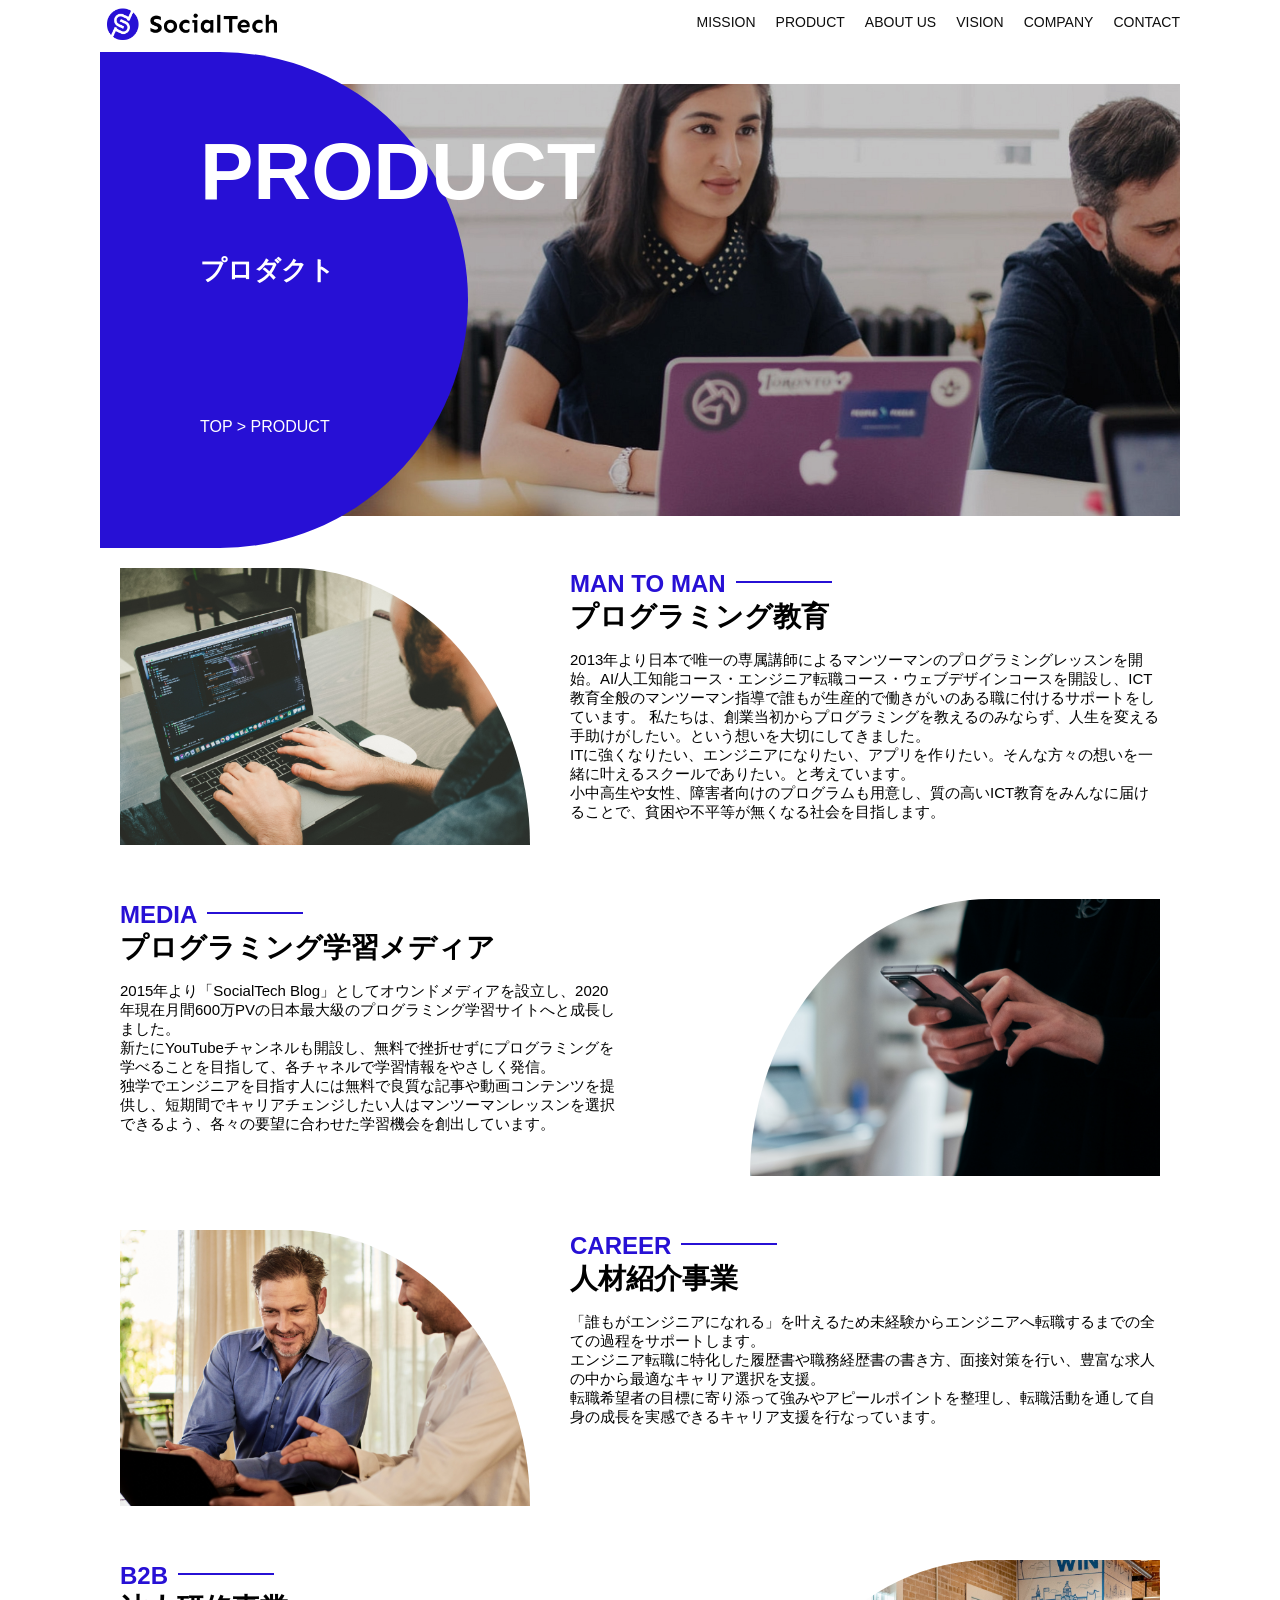
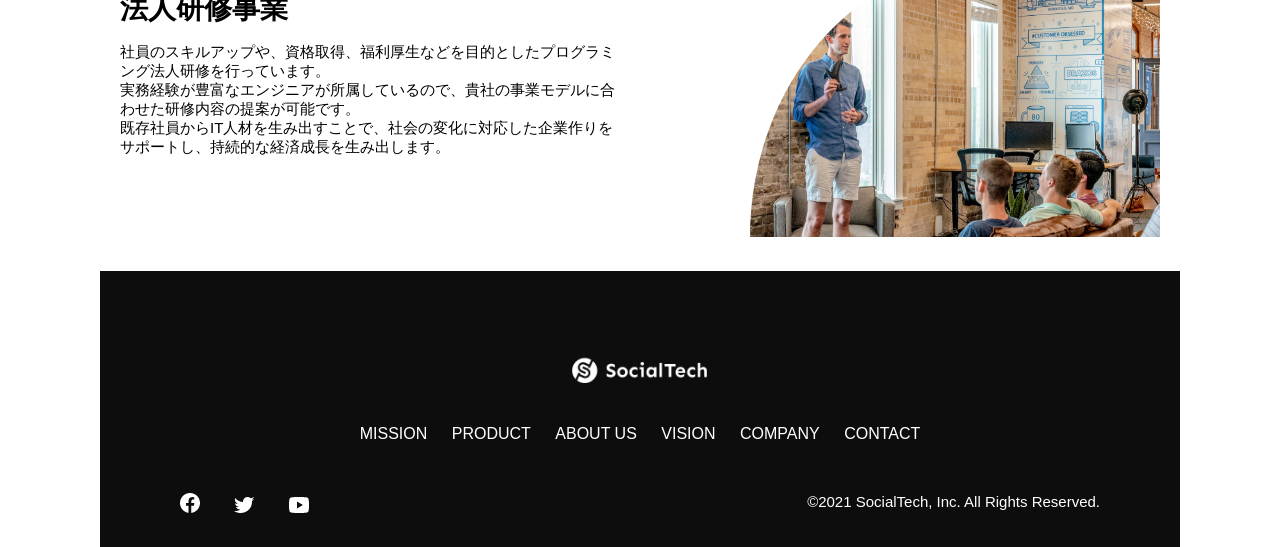
<file: kadai_tutorial_output/product.html>
<!DOCTYPE html>
<html>
  <head>
    <title>SocialTech -PRODUCT プロダクト-</title>
    <meta charset="utf-8">
    <meta name="description" content="SocialTechの4つのプロダクトを紹介します">
    <meta name="viewport" content="width=device-width, initial-scale=1.0">
    <link rel="stylesheet" href="style.css">
  </head>

  <body>
    <!-- ヘッダー -->
    <header>
      <!-- ロゴ -->
      <a href="index.html" id="logo">
        <img src="images/logo.png" alt="トップページに戻る">
      </a>

      <!-- PC用ナビゲーション -->
      <nav id="nav-pc">
        <ul>
          <li><a href="mission.html">MISSION</a></li>
          <li><a href="product.html">PRODUCT</a></li>
          <li><a href="index.html#aboutus">ABOUT US</a></li>
          <li><a href="index.html#vision">VISION</a></li>
          <li><a href="index.html#company">COMPANY</a></li>
          <li><a href="index.html#contact">CONTACT</a></li>
        </ul>
      </nav>

      <!-- スマホ用メニューボタン -->
      <button id="menu-sp" onclick="document.getElementById('nav-sp').style.display = 'block'">
        <img src="images/button-menu.png" alt="ナビゲーションを開く">
      </button>

      <!-- スマホ用ナビゲーション -->
      <div id="nav-sp">
        <button id="close" onclick="document.getElementById('nav-sp').style.display = 'none'">
          <img src="images/button-close.png" alt="ナビゲーションを閉じる">
        </button>

        <nav>
          <ul>
            <li>
              <a id="logo-sp" href="index.html" onclick="document.getElementById('nav-sp').style.display = 'none'"><img src="images/logo-sp.png" alt="トップページに戻る"></a>
            </li>
            <li><a class="menu" href="mission.html" onclick="document.getElementById('nav-sp').style.display = 'none'">MISSION</a></li>
            <li><a class="menu" href="product.html" onclick="document.getElementById('nav-sp').style.display = 'none'">PRODUCT</a></li>
            <li><a class="menu" href="index.html#aboutus" onclick="document.getElementById('nav-sp').style.display = 'none'">ABOUT US</a></li>
            <li><a class="menu" href="index.html#vision" onclick="document.getElementById('nav-sp').style.display = 'none'">VISION</a></li>
            <li><a class="menu" href="index.html#company" onclick="document.getElementById('nav-sp').style.display = 'none'">COMPANY</a></li>
            <li><a class="menu" href="index.html#contact" onclick="document.getElementById('nav-sp').style.display = 'none'">CONTACT</a></li>
          </ul>
        </nav>
        <div id="sns">
          <a href="https://www.facebook.com/sejuku2013">
            <img src="images/button-facebook.png" alt="Facebookのリンク">
          </a>
          <a href="https://twitter.com/samuraijuku">
            <img src="images/button-twitter.png" alt="Twitterのリンク">
          </a>
          <a href="https://www.youtube.com/channel/UCCFOQO5aDK0xXam4cUQXT8g">
            <img src="images/button-youtube.png" alt="YouTubeのリンク">
          </a>
        </div>
      </div>
    </header>

    <main>
      <article>
                 <section id="product-main">
           <div class="product-main-inner">
             <div id="product-title">
               <h1>PRODUCT<br><span>プロダクト</span></h1>
               <p>TOP > PRODUCT</p>
             </div>
           </div>
         </section>
                  <section class="product-section product-section-left">
           <div class="product-section-img">
             <img src="images/product/product-mantoman.png" alt="PCでコードを書く男性">
           </div>
           <div class="product-read">
             <h2 class="product-h2">MAN TO MAN</h2>
             <h3 class="product-h3">プログラミング教育</h3>
             <p>
               2013年より日本で唯一の専属講師によるマンツーマンのプログラミングレッスンを開始。AI/人工知能コース・エンジニア転職コース・ウェブデザインコースを開設し、ICT教育全般のマンツーマン指導で誰もが生産的で働きがいのある職に付けるサポートをしています。 私たちは、創業当初からプログラミングを教えるのみならず、人生を変える手助けがしたい。という想いを大切にしてきました。<br>ITに強くなりたい、エンジニアになりたい、アプリを作りたい。そんな方々の想いを一緒に叶えるスクールでありたい。と考えています。<br>小中高生や女性、障害者向けのプログラムも用意し、質の高いICT教育をみんなに届けることで、貧困や不平等が無くなる社会を目指します。
             </p>
           </div>
         </section>
 
         <section class="product-section product-section-right">
           <div class="product-read">
             <h2 class="product-h2">MEDIA</h2>
             <h3 class="product-h3">プログラミング学習メディア</h3>
             <p>2015年より「SocialTech Blog」としてオウンドメディアを設立し、2020年現在月間600万PVの日本最大級のプログラミング学習サイトへと成長しました。<br>新たにYouTubeチャンネルも開設し、無料で挫折せずにプログラミングを学べることを目指して、各チャネルで学習情報をやさしく発信。<br>独学でエンジニアを目指す人には無料で良質な記事や動画コンテンツを提供し、短期間でキャリアチェンジしたい人はマンツーマンレッスンを選択できるよう、各々の要望に合わせた学習機会を創出しています。</p>
           </div>
           <div class="product-section-img">
             <img src="images/product/product-media.png" alt="スマートフォンを操作する人">
           </div>
         </section>
 
         <section class="product-section product-section-left">
           <div class="product-section-img">
             <img src="images/product/product-career.png" alt="笑顔で話し合う2人の男性">
           </div>
           <div class="product-read">
             <h2 class="product-h2">CAREER</h2>
             <h3 class="product-h3">人材紹介事業</h3>
             <p>「誰もがエンジニアになれる」を叶えるため未経験からエンジニアへ転職するまでの全ての過程をサポートします。<br>エンジニア転職に特化した履歴書や職務経歴書の書き方、面接対策を行い、豊富な求人の中から最適なキャリア選択を支援。<br>転職希望者の目標に寄り添って強みやアピールポイントを整理し、転職活動を通して自身の成長を実感できるキャリア支援を行なっています。<br></p>
           </div>
         </section>
 
         <section class="product-section product-section-right">
           <div class="product-read">
             <h2 class="product-h2">B2B</h2>
             <h3 class="product-h3">法人研修事業</h3>
             <p>社員のスキルアップや、資格取得、福利厚生などを目的としたプログラミング法人研修を行っています。<br>実務経験が豊富なエンジニアが所属しているので、貴社の事業モデルに合わせた研修内容の提案が可能です。<br>既存社員からIT人材を生み出すことで、社会の変化に対応した企業作りをサポートし、持続的な経済成長を生み出します。</p>
           </div>
           <div class="product-section-img">
             <img src="images/product/product-b2b.png" alt="講演中の男性とそれを聴く人々">
           </div>
         </section>
      </article>
    </main>

    <footer>
      <div id="footer-logo">
        <img src="images/logo-sp.png" alt="SocialTech">
      </div>
      <div id="footer-link">
        <a href="mission.html">MISSION</a>
        <a href="product.html">PRODUCT</a>
        <a href="index.html#aboutus">ABOUT US</a>
        <a href="index.html#vision">VISION</a>
        <a href="index.html#company">COMPANY</a>
        <a href="index.html#contact">CONTACT</a>
      </div>
      <div id="sns-footer">
        <div class="sns-btns">
          <a href="https://www.facebook.com/sejuku2013"><img src="images/button-facebook.png" alt="Facebookのリンク"></a>
          <a href="https://twitter.com/samuraijuku"><img src="images/button-twitter.png" alt="Twitterのリンク"></a>
          <a href="https://www.youtube.com/channel/UCCFOQO5aDK0xXam4cUQXT8g"><img src="images/button-youtube.png" alt="YouTubeのリンク"></a>
        </div>
        <p id="copyright">&copy;2021 SocialTech, Inc. All Rights Reserved.</p>
      </div>
    </footer>
    
  </body>
</html>
</file>
<file: kadai013/style.css>
/* PC、スマホ共通スタイル */
body {
  font-family: "Source Sans Pro", "Hiragino Kaku Gothic ProN", Meiryo, Arial,
    sans-serif;
}

p {
  font-size: 15px;
}

#main-visual>img {
  width: 100%;
}

/*================
PC用のスタイル 
=================*/
@media screen and (min-width: 768px) {
  /* ヘッダー */
  header {
    display: flex;
    justify-content: space-between;
  }
  header img {
  display: block;
}

  /* ナビゲーションのレイアウト */
#nav-pc { display: block;}
#menu-sp,
#nav-sp { display: none;}
}

 /*====================
  スマートフォン用のスタイル
 =====================*/
 @media screen and (min-width: 768px) {
  #menu-sp,
  #nav-sp {
    display: none;
  }
  /* ヘッダー */
  header {
    display: flex;
    justify-content: space-between;
  }
    /* PC用ナビゲーション表示 */
  #nav-pc {
    display: block;
    text-align: right;
    font-size: 14px;
    padding-top: 15px;
  }

  #nav-pc>a {
    text-decoration: none;
    margin-left: 20px;
    color: #0d0d0d;
  }

  #nav-pc>a:hover {
    text-decoration: underline;
  }

  /* スマホ用ナビ非表示 */
  #menu-sp,
  #nav-sp {
    display: none;
  }
}
/* ここからスマホ表示設定 */
 @media screen and (max-width: 767px) {
  /* 横幅調整 */
  body {
    min-width: 375px;
    margin: 0;
  }

  /* PC用ナビ非表示 */
  #nav-pc {
    display: none;
  }

  /* ハンバーガーメニュー表示 */
  #menu-sp {
    /* float: right; */
    padding: 0;
    display: block;
    border: none;
    background: none;
  }

  /* スマホ用ナビ */
  #nav-sp {
    background-color: #ce933e;
    position: absolute;
    left: 0;
    top: 0;
    height: 100%;
    width: 100%;
    display: none; /* 初期状態は非表示 */
    z-index: 100;
  }

  /* ×ボタン */
  #close {
    position: absolute;
    top: 20px;
    right: 20px;
    background-color: transparent;
    display: block;
    border: none;
    background: none;
    padding: 0;
  }

  #nav-sp nav ul {
    padding-left: 0;
  }

  #nav-sp nav li {
    list-style: none;
  }

  #logo-sp {
    margin: 80px 0 30px 20px;
  }

  /* ナビリンク */
  #nav-sp nav a {
    display: block;
    color: #ffffff;
    text-decoration: none;
  }

  #nav-sp nav a:hover {
    text-decoration: underline;
  }

  #nav-sp .menu {
    display: block;
    margin: 0 20px;
    height: 44px;
    font-size: 16px;
    background-image: url("images/arrow.png");
    background-repeat: no-repeat;
    background-position: right top;
    text-decoration: none;
  }
   }
</file>
<file: kadai_tutorial_output/style.css>
/* PC、スマホ共通スタイル */
* {
  box-sizing: border-box;
}

p {
  font-size: 15px;
}

body {
  max-width: 1080px;
  margin: 0 auto 0 auto;
  font-family: "Source Sans Pro", "Hiragino Kaku Gothic ProN", Meiryo, Arial, sans-serif;
}

/* ヘッダー */
 header {
   display: flex;
   justify-content: space-between;
 }
     /* スマホ用ナビを非表示 */
  #nav-sp,
  #menu-sp {
    display: none;
  }
  /* ナビゲーションのレイアウト */
 #nav-pc {
   font-size: 14px;
 }
 
 #nav-pc ul {
   display: flex;
   padding-left: 0;
 }
 
 #nav-pc li {
   list-style: none;
 }
 
 /* ナビゲーションのリンクの装飾設定 */
 #nav-pc a {
   text-decoration: none;
   margin-left: 20px;
   color: #0d0d0d;
 }
 
 #nav-pc a:hover {
   text-decoration: underline;
 }
  /* メインビジュアル*/
 #main-visual {
   position: relative;
   height: 400px;
 }
 #main-message {
   position: absolute;
   top: 0;
   left: 0;
   background-color: #2710d5;
   color: #ffffff;
   border-radius: 0 0 476px 0;
   max-width: 620px;
   height: 100%;
   width: 100%;
   z-index: 11;
 }
  #main-message > h1 {
   font-size: 60px;
   margin: 100px 0 0 50px;
 }
 #main-message > p { 
   font-size: 28px;
   margin: 0 0 0 50px;
 }
  #main-visual > img {
   max-width: 620px;
   border-radius: 476px 0 0 0;
   position: absolute;
   top: 0;
   right: 0;
   z-index: 10;
 }
  /* 見出し */
 h2 {
   margin: 40px 0 0 0;
 }
 
 h2::after {
   content: url("images/line.png");
   margin-left: 10px;
 }
 
 h3 {
   font-size: 27px;
 }
 /* ミッション */
 #mission {
   margin: 80px auto 80px auto;
 }
 
 #mission-flex {
   display: flex;
 }
 #mission-flex > div {
   width: 50%;
   margin: 20px;
 }
 
 #mission-photo {
   width: 100%;
 }
 
 #s2dgs {
   margin-top: 50px;
   width: 100%;
 }
  /* プロダクト */
 #product {
   background-color: #fafafa;
   margin: 80px 0 80px 0;
   padding: 10px 40px 0px 40px;
 }
 
 /* 外枠 */
 #product .product-flex {
   margin-top: 40px;
   display: flex;
 }
 
 /* 左のカラム */
 #product-left {
   width: 50%;
   margin-right: 20px;
 }
 
 /* 右のカラム */
 #product-right {
   width: 50%;
   margin-left: 20px;
   margin-top: 80px;
 }
 
 /* 画像＋説明の枠 */
 #product-left > div {
   position: relative;
   height: 480px;
   margin-right: 20px;
 }
 #product-right > div {
   position: relative;
   height: 480px;
   margin-left: 20px;
 }
  /* 画像 */
 .product-photo {
   width: 100%;
 }
  /* 説明文の枠 */
 .product-explain {
   background-color: #ffffff;
   position: absolute;
   left: 0;
   bottom: 50px;
   margin: 0 40px 0 40px;
   padding: 20px;
   box-shadow: 5px 5px 10px rgba(0, 0, 0, 0.05);
 }
 
 /* 説明文の英語 */
 .product-explain > span {
   color: #2710d5;
   font-weight: bold;
   font-size: 16px;
   margin: 0;
 }
 
 /* 説明文の見出し */
 .product-explain > h3 {
   margin: 5px 0 5px 0;
 }
 
 /* 説明文 */
 .product-explain > p {
   font-size: 14px;
   margin: 0;
 }
 
 /* もっと見るボタン */
 #product-more {
   text-align: center;
 }
 
 #product-more a {
   position: relative;
   bottom: -42px;
 }
 /* ABOUT US */
 #aboutus {
   margin: 80px auto 80px auto;
 }
 
 /* 3つの組織文化と画像を入れる枠 */
 #aboutus > div {
   display: flex;
 }
  /* 画像 */
 .culture-img {
   width: 50%;
   align-self: flex-start;
 }
 
 .culture-img2 {
   margin-top: 50px;
   width: 100%;
 }
 /* 3つの組織文化の表 */
 .culture-table {
   margin-right: 50px;
 }
  /* 番号 */
 .culture-num {
   font-size: 80px;
   color: #2710d5;
   padding: 0 20px 0 0;
 }

 /* 見出し */
 .culture-table th {
   text-align: left;
   font-size: 28px;
   font-weight: bold;
 }
  /* 組織文化英語 */
 .culture-en {
   color: #2710d5;
   font-size: 24px;
 }

 /* 説明文 */
 .culture-description {
   margin: 0;
 }
  /* ビジョン */
 #vision {
   margin: 80px auto 80px auto;
 }
 
 /* セクション内の外枠*/
 #vision > div {
   display: flex;
   justify-content: space-between;
   flex-wrap: wrap;
 }
 
 /*7つの行動指針の枠*/
 .vision-box {
   width: 300px;
   height: 300px;
   margin-bottom: 30px;
   position: relative;
 }
  .vision-box > img {
   width: 100%;
   position: relative;
   z-index: 30;
 }
 
 .vision-box > div {
   position: absolute;
   top: 0;
   left: 0;
   z-index: 31;
   margin-right: 20px;
 }
 
 .vision-box > div > h4 {
   color: #2710d5;
   font-size: 19px;
   margin: 80px 0 0 0;
 }
 
 .vision-box > div > h4::first-letter {
   font-size: 40px;
 }
 
 .vision-box > div > h5 {
   font-size: 20px;
   margin: 0 0 0 0;
 }
 
 .vision-box > div > p {
   margin: 10px 0 0 0;
 }
  /* 会社概要 */
 #company {
   margin: 80px auto 80px auto;
 }
  #company-table {
   width: 100%;
 }
 
 .tableheader {
   text-align: left;
   padding: 20px;
   border-bottom-color: #2710d5;
   border-bottom-width: 1px;
   border-bottom-style: solid;
   width: 100px;
 }
 
 .tableheader-first {
   border-top-color: #2710d5;
   border-top-width: 1px;
   border-top-style: solid;
 }
 
 .cell {
   padding: 30px;
   border-bottom-color: #ececec;
   border-bottom-width: 1px;
   border-bottom-style: solid;
 }
 
 .cell-first {
   border-top-color: #ececec;
   border-top-width: 1px;
   border-top-style: solid;
 }
  #company > iframe {
   width: 100%;
   height: 368px;
   margin-top: 40px;
 }
 /* お問い合わせ */
 #contact {
   margin: 80px auto 80px auto;
 }
 
 /* 外枠 */
 #contact > form > div {
   display: flex;
   flex-direction: row;
   flex-wrap: wrap;
   padding-bottom: 30px;
 }
  /* 左列の見出し */
 .contact-heading {
   width: 240px;
   align-self: center;
 }
 /* 見出しのラベル */
 .contact-label {
   font-weight: bold;
 }
 /* 必須 */
 .contact-span {
   color: #ce2222;
   margin: 0 0 0 20px;
   font-weight: bold;
 }
 /* テキストボックス */
 .contact-textbox {
   border-top: 0px;
   border-left: 0px;
   border-right: 0px;
   border-bottom-width: 1px;
   border-bottom-color: #707070;
   border-style: solid;
   background-color: #fafafa;
   width: 400px;
   height: 56px;
 }
 
 /* お問い合わせ内容のテキストエリア */
 .contact-textarea {
   border-top: 0px;
   border-left: 0px;
   border-right: 0px;
   border-bottom-width: 1px;
   border-bottom-color: #707070;
   background-color: #fafafa;
   width: 400px;
   height: 200px;
}
 /* 個人情報の取り扱い */
 #contact dt {
   font-weight: bold;
 }
 
 #contact dd {
   margin: 0 0 16px 0;
 }
 
 #contact dd p {
   margin: 0;
 }
 
 #contact dd ul {
   padding-left: 0;
 }
 
 #contact dd li {
   margin-bottom: 0;
   list-style: none;
 }
  /* フッター */
 footer {
   background-color: #0d0d0d;
   text-align: center;
   padding: 80px 80px 30px 80px;
 }
 
 #footer-logo {
   margin-bottom: 30px;
 }
  #footer-link {
   margin-bottom: 50px;
 }
 
 #footer-link > a {
   text-decoration: none;
   margin: 10px;
   color: #ffffff;
 }
 
 #footer-link > a:hover {
   text-decoration: underline;
 }
  #sns-footer {
   display: flex;
   justify-content: space-between;
 }
 
 #sns-footer a {
   margin-right: 30px;
 }
 
 #copyright {
   color: #ffffff;
   margin: 0;
 }

    /* mission.html用スタイル */
 /* ミッションのメインビジュアル */
 .mission-main-inner {
   background-image: url("images/mission/mission-main.png");
   background-repeat: no-repeat;
   background-position-y: center;
 }
 
 #mission-title {
   background-color: #2710d5;
   width: 368px;
   color: #ffffff;
   height: 496px;
   border-radius: 0 248px 248px 0;
   position: relative;
 }
 
 #mission-title h1 {
   position: absolute;
   top: 0;
   left: 100px;
   font-size: 80px;
   line-height: 1;
 }
 
 #mission-title h1 span {
   font-size: 26px;
 }
 
 #mission-title > p {
   position: absolute;
   top: 350px;
   left: 100px;
   font-size: 16px;
 }
  /* ミッションページ　S2DGSの設定 */
 #mission-s2dgs {
   padding: 20px;
 }
 
 .mission-h2 {
   color: #2710d5;
   font-size: 40px;
 }
 
 .mission-h2::after {
   content: none;
 }
 /* ミッションページ　5つのゴールの設定 */
 #mission-five-goals {
   padding: 20px;
   display: flex;
 }
 
 #mission-five-goals .five-goals-image {
   width: 30%;
   padding: 20px;
 }
 
 #mission-five-goals .five-goals-image img {
   width: 100%;
 }
 
 #mission-five-goals .five-goals-read {
   width: 70%;
   padding: 20px;
 }
 
 #mission-five-goals .five-goals-read > div {
   margin-bottom: 40px;
 }
 
 .fivegoals-image-right {
   float: right;
   margin: 20px;
 }
 
 .fivegoals-image-left {
   float: left;
   margin: 20px;
 }
 
 .fivegoals-number {
   color: #2710d5;
   font-size: 48px;
   font-weight: bold;
   margin: 0;
 }
 
 .fivegoals-h3 {
   font-size: 28px;
   margin: 0;
 }
 
 .fivegoals-p {
   margin: 0;
 }
  /* プロダクトページ */
 .product-main-inner {
   background-image: url("images/product/product-main.png");
   background-repeat: no-repeat;
   background-position-y: center;
 }
 
 #product-title {
   background-color: #2710d5;
   width: 368px;
   color: #ffffff;
   height: 496px;
   border-radius: 0 248px 248px 0;
   position: relative;
 }
 
 #product-title h1 {
   position: absolute;
   top: 0;
   left: 100px;
   font-size: 80px;
   line-height: 1;
 }
 
 #product-title h1 span {
   font-size: 26px;
 }
 
 #product-title > p {
   position: absolute;
   top: 350px;
   left: 100px;
   font-size: 16px;
 }
  /* セクション */
 .product-section {
   display: flex;
   padding: 20px 20px 0;
 }
 
 .product-section .product-section-img {
   width: 450px;
 }
 
 /* 左が画像のセクション*/
 .product-section-left .product-section-img img {
   width: 100%;
   padding: 0 40px 30px 0;
   border-radius: 0 432px 0 0;
 }
 
 .product-section-left .product-read {
   width: 50%;
   flex-grow: 1;
 }
 
 .product-section-left .product-read p {
   margin-bottom: 0;
 }
 
 /* 右が画像のセクション*/
 .product-section-right {
   justify-content: space-between;
 }
 
 .product-section-right .product-section-img img {
   width: 100%;
   padding: 0 0 30px 40px;
   border-radius: 432px 0 0 0;
 }
 
 .product-section-right .product-read {
   width: 500px;
 }
 
 .product-h2 {
   color: #2710d5;
   font-size: 24px;
   margin: 0;
 }
 
 .product-h3 {
   font-size: 28px;
   margin: 0;
 }

  /*====================
  スマートフォン用のスタイル
 =====================*/
 @media screen and (max-width: 767px) {
   /* PC用ナビゲーション非表示 */
   #nav-pc {
     display: none;
   }
 
   /* ハンバーガーメニュー */
   #menu-sp {
     display: block;
     background-color: transparent;
     float: right;
     padding: 0;
     border: none;
   }
 
   /* スマホ用ナビゲーションの表示切替*/
   /* 初期状態、レイアウトと非表示設定 */
   #nav-sp {
     background-color: #2710d5;
     position: fixed;
     left: 0;
     top: 0;
     height: 100%;
     width: 100%;
     display: none;
     z-index: 100;
   }
      /* ×ボタン */
   #close {
     position: absolute;
     top: 20px;
     right: 20px;
     background-color: transparent;
     border: none;
   }
 
   #nav-sp nav ul {
     padding-left: 0;
   }
 
   #nav-sp nav li {
     list-style: none;
   }
 
   /* ナビゲーションメニュー用ロゴ */
   #logo-sp {
     margin: 80px 0 30px 20px;
   } 
     /* ナビゲーションのリンクの装飾設定 */
  #nav-sp nav a {
    display: block;
    color: #ffffff;
  }
 
  #nav-sp nav a:hover {
     text-decoration: underline;
   }
 
   #nav-sp .menu {
     text-decoration: none;
     margin: 0 20px 0 20px;
     height: 44px;
     font-size: 16px;
     background-image: url("images/arrow.png");
     background-repeat: no-repeat;
     background-position: right top;
   }
     #sns {
    position: absolute;
    bottom: 20px;
    left: 20px;
  }

  #sns > a {
    margin-right: 30px;
  }

  /* メインビジュアル */
   #main-visual {
     position: relative;
     height: 470px;
   }
 
   #main-visual > div {
     text-align: center;
     height: 280px;
   }
 
   #main-visual h1 {
     font-size: 28px;
     margin: 90px 0 0 0;
   }
 
   #main-visual > div > p {
     margin: 0;
     font-size: 15px;
   }
 
   #main-visual > img {
     width: 100%;
     border-radius: 476px 0 0 0;
     top: auto;
     bottom: 0;
   }
  /*見出し*/
   h2 {
     margin: 15px 0 15px 0;
   }
   
   h3 {
     font-size: 24px;
     margin: 10px 0 0 0;
   }
     /* ミッション */
   #mission {
     margin: 20px 0 20px 0;
     padding: 0 20px 0 20px;
   }
 
   #mission-flex {
     flex-direction: column;
   }
 
   #mission-flex > div {
   width: 100%;
   margin: 0;
 }
  /* プロダクト */
    #product {
      margin: 0;
      padding: 10px 20px 0 20px;
    }
  
    /* 外枠 */
    #product .product-flex {
      flex-direction: column;
      margin-top: 0;
    }
  
    /* 左右のカラム　スマホでは縦並び */
    #product-left,
    #product-right {
      width: 100%;
      margin: 0;
    }
     /*  画像＋説明の枠 */
   #product-left > div,
   #product-right > div {
     height: auto;
     margin: 0;
   }
 
   /* 説明文の枠 */
   .product-explain {
     position: relative;
     margin: 0;
   }
 
   .product-explain > h3 {
     margin: 10px 0 10px 0;
     font-size: 24px;
   }
 
  /* もっと見るボタン */
    #product-more {
      text-align: left;
    }
       /* ABOUT US */
   #aboutus {
     margin: 80px 20px 80px 20px;
   }
 
   #aboutus > div {
     flex-direction: column;
  }
 
   .culture-table th {
     font-size: 16px;
   }
 
   .culture-table {
     margin-right: 0;
     padding-right: 20px;
     order: 2;
   }
 
   .culture-img {
     width: 100%;
     order: 1;
   }
 
   .culture-img2 {
     margin-top: 0;
   }
 
   .culture-num {
     padding: 0;
   }
 
   .culture-description {
     margin: 0;
   }
     /* ビジョン */
   #vision {
     margin: 80px 20px 80px 20px;
   }
 
   .vision-box > img {
     position: absolute;
     top: 0;
     left: 0;
   }
 
   .vision-box > div > h4 {
     margin: 60px 0 0 0;
   }
     /*会社概要*/
   #company {
     margin: 0 20px 0 20px;
   }
 
   #company > h3 {
     margin-bottom: 20px;
   }

  .tableheader {
     width: 50px;
   }
 
   .cell {
     padding: 20px;
   }
 
   #company > iframe {
     height: 240px;
   }
     /* お問い合わせ */
   #contact {
     margin: 80px 20px 80px 20px;
   }
 
   #contact > h3 {
     margin-bottom: 20px;
   }
 
   #contact > form > div {
     flex-direction: column;
     margin-bottom: 20px;
   }
 
   .contact-heading {
     align-self: auto;
     margin-bottom: 20px;
   }

  .contact-textbox {
     min-width: 300px;
     width: 100%;
   }
 
   .contact-textarea {
     height: 150px;
     width: 100%;
   }
 
   .radiobutton {
     margin-bottom: 20px;
   }
     /* フッター */
   footer {
     padding: 30px 20px 50px 20px;
     text-align: left;
   }
 
   #footer-link > a {
     margin: 0 20px 30px 0;
     display: block;
     background-image: url("images/arrow.png");
     background-repeat: no-repeat;
     background-position: right top;
   }
 
   #footer-link > a:hover {
     text-decoration: underline;
   }
 
   #sns-footer {
     flex-direction: column;
     justify-content: flex-start;
   }
 
   #copyright {
     font-size: 12px;
     margin-top: 30px;
   }
     /* mission.html用スタイル */
   /* ミッションのメインビジュアル */
   #mission-main {
     height: 256px;
     margin-top: 4%;
     position: relative;
   }
 
   .mission-main-inner {
     height: 80%;
     background-size: cover;
   }
 
   #mission-title {
     width: 136px;
     height: 256px;
     position: absolute;
     top: -10%;
   }
 
   #mission-title h1 {
     left: 20px;
     font-size: 40px;
   }
 
   #mission-title h1 span {
     font-size: 18px;
   }
 
   #mission-title > p {
     top: 180px;
     left: 20px;
     font-size: 13px;
   }
     /* ミッションページ　S2DGSの設定 */
    .mission-h2 {
      font-size: 38px;
      margin: 0px;
    }
  
    .mission-h2::after {
      content: none;
    }
  
    #mission-s2dgs > img {
      width: 100%;
    }
      /* ミッションページ　5つのゴールの設定 */
   #mission-five-goals {
     flex-direction: column;
   }
 
   #mission-five-goals > div {
     padding: 0;
   }
 
   #mission-five-goals .five-goals-image,
   #mission-five-goals .five-goals-read {
     width: 100%;
     padding: 0;
   }
 
   #mission-five-goals .five-goals-read > div {
     display: flex;
     flex-direction: column;
   }
 
   .fivegoals-image-right,
   .fivegoals-image-left {
     align-self: center;
   }
      /* プロダクトページ */
   #product-main {
     height: 256px;
     margin-top: 4%;
     position: relative;
   }
 
   .product-main-inner {
     height: 80%;
     background-size: cover;
   }
 
   #product-title {
     width: 136px;
     height: 256px;
     position: absolute;
     top: -10%;
   }
   
   #product-title h1 {
     left: 20px;
     font-size: 40px;
   }
 
   #product-title h1 span {
     font-size: 18px;
   }
 
   #product-title > p {
     top: 180px;
     left: 20px;
     font-size: 13px;
   }
      /* セクション */
   .product-section {
     flex-direction: column;
   }
 
   .product-section .product-section-img {
     width: 100%;
   }
   
   .product-section .product-section-img img {
     width: 100%;
     padding: 0;
   }
 
   /* 左が画像のセクション*/
   .product-section-left .product-section-img img {
     border-radius: 0 300px 0 0;
   }
 
   .product-section-left .product-read {
     width: 100%;
     flex-grow: 1;
   }
 
   /* 右が画像のセクション*/
   .product-section-right .product-section-img img {
     order: 1;
     border-radius: 300px 0 0 0;
   }
 
   .product-section-right .product-read {
     order: 2;
     width: 100%;
   }
}
</file>
